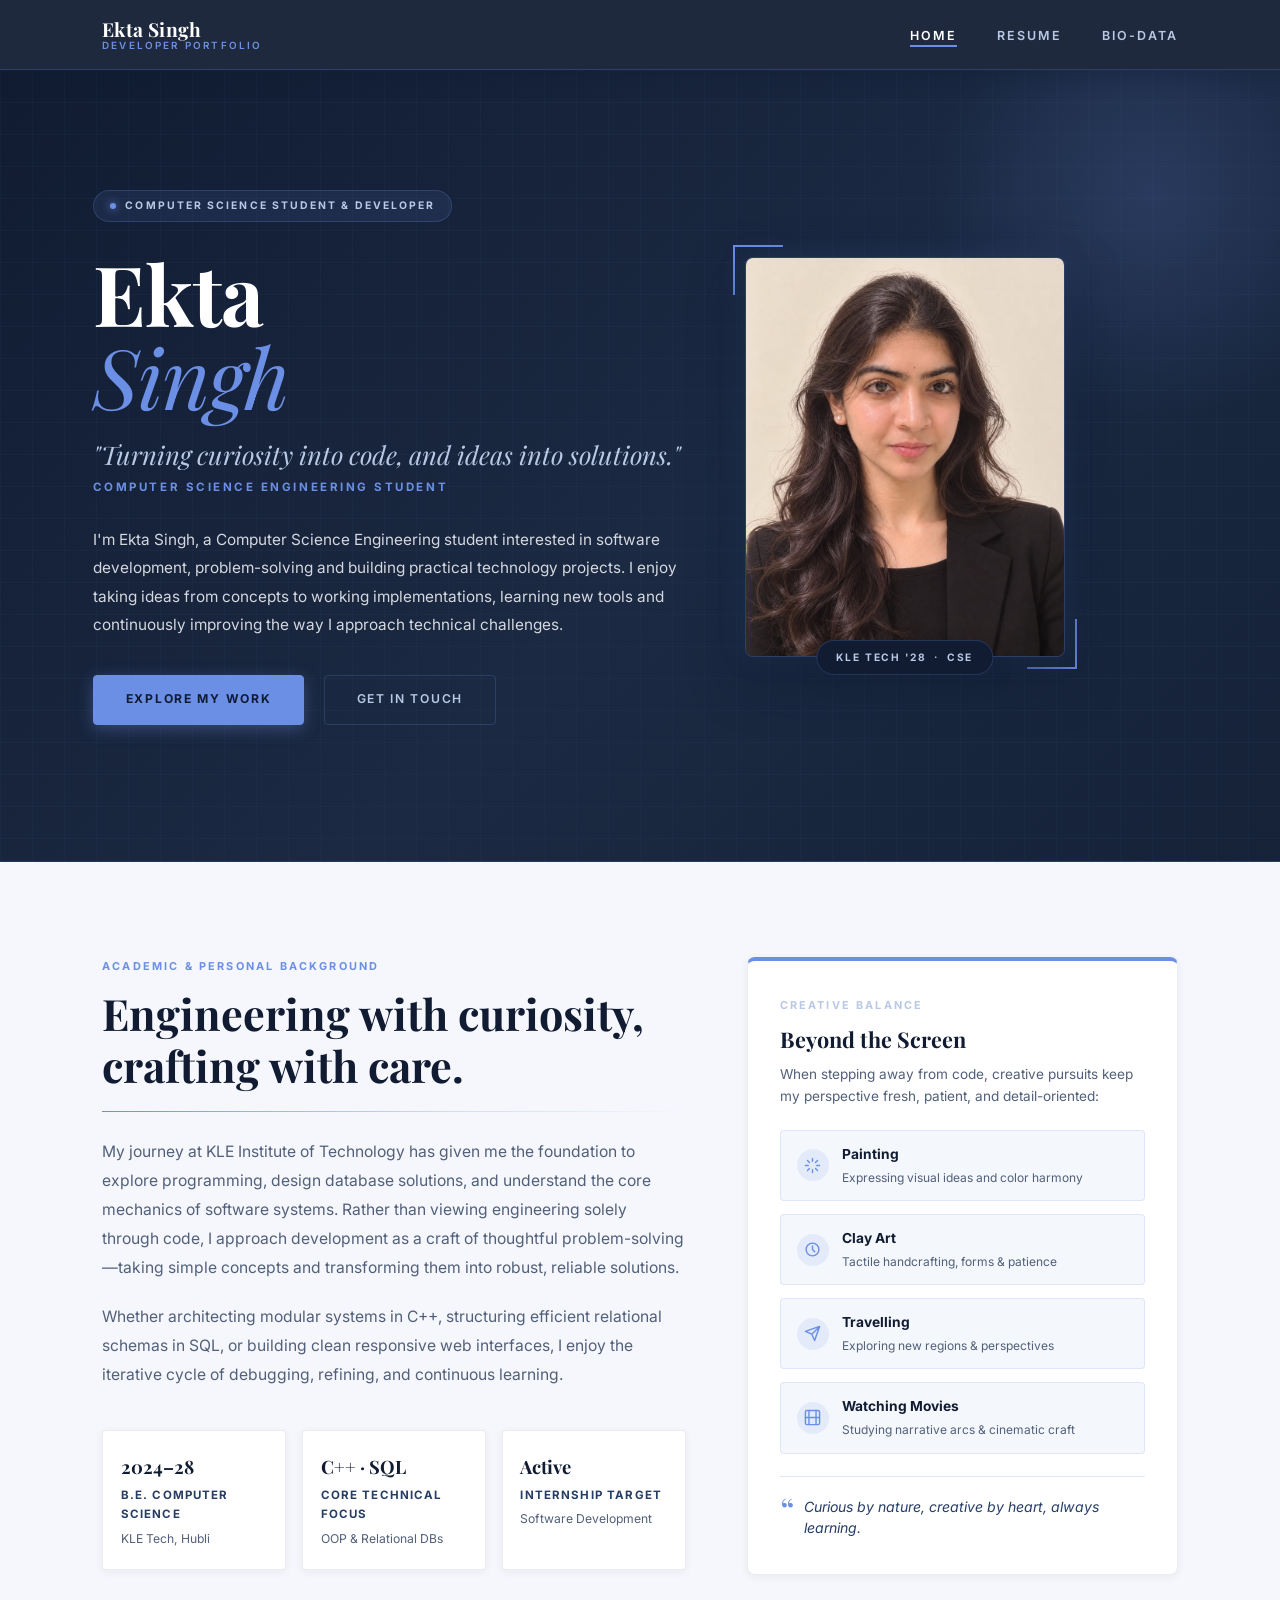
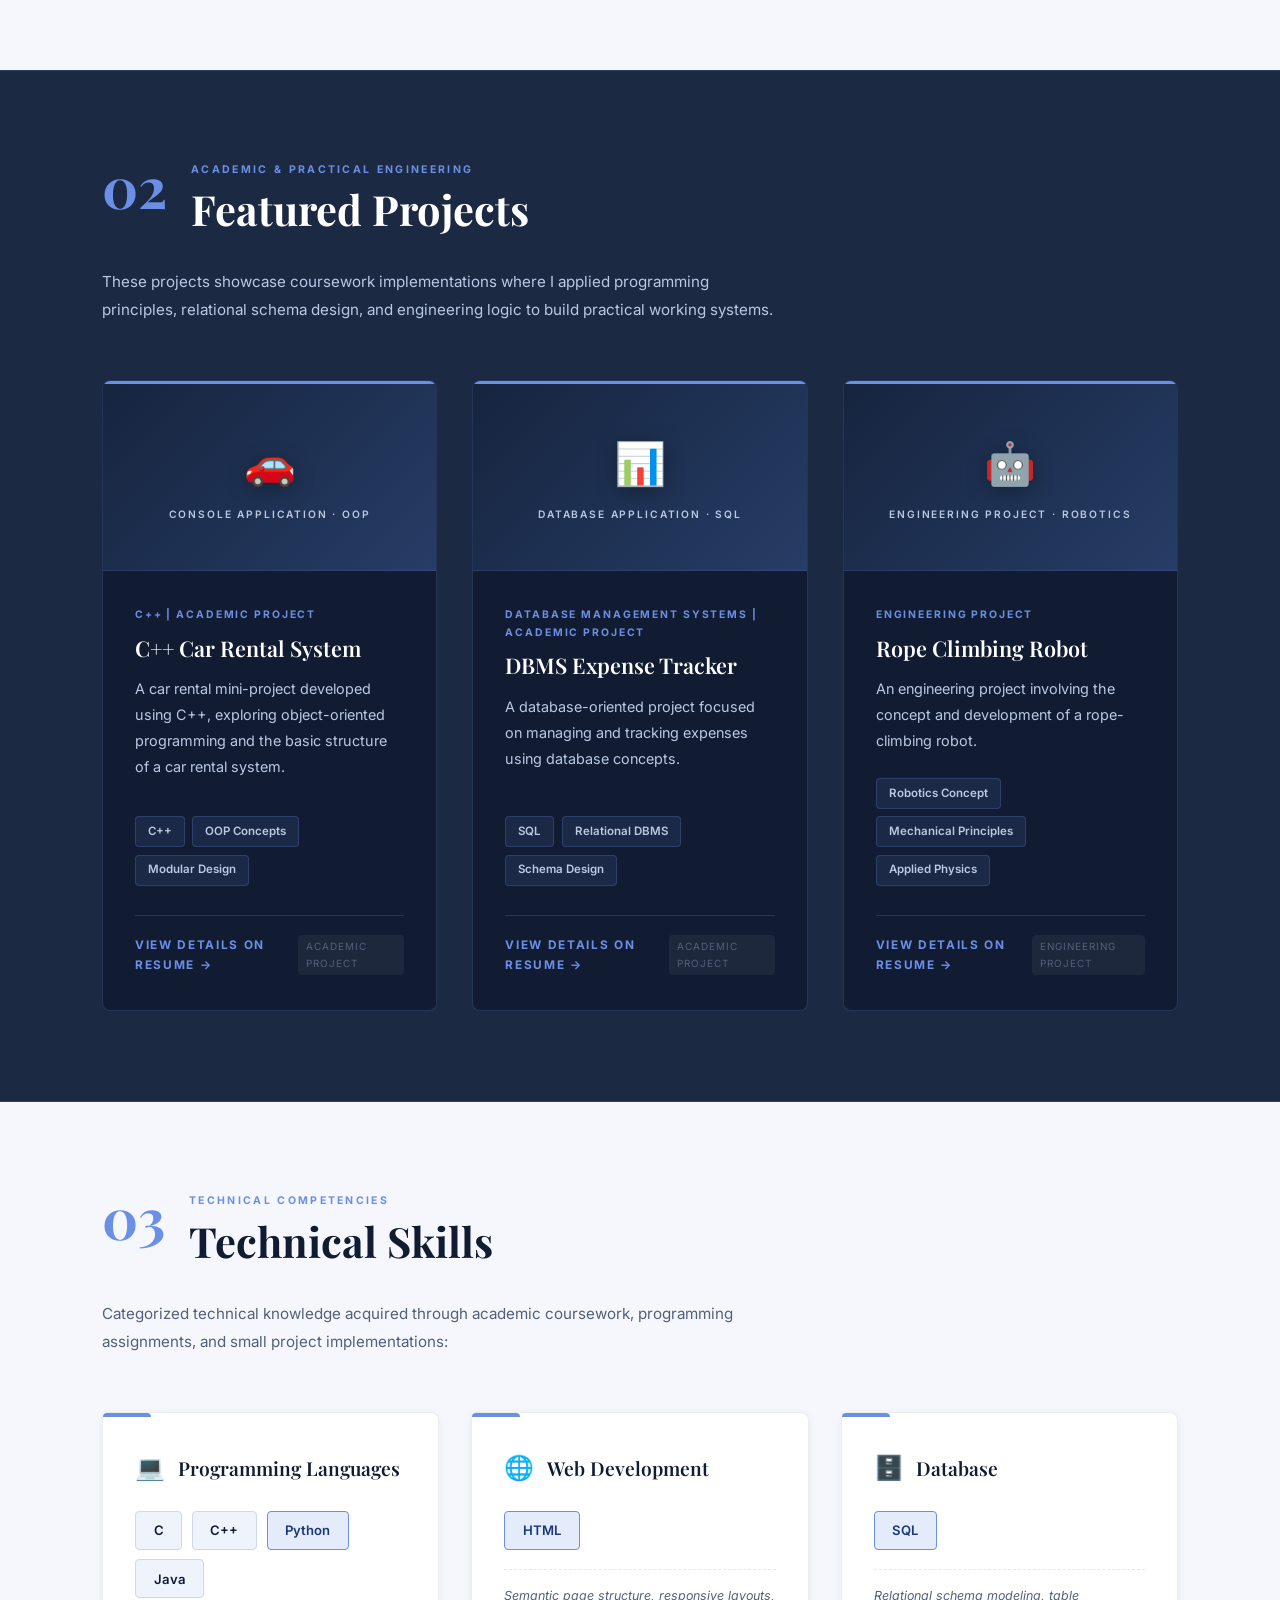
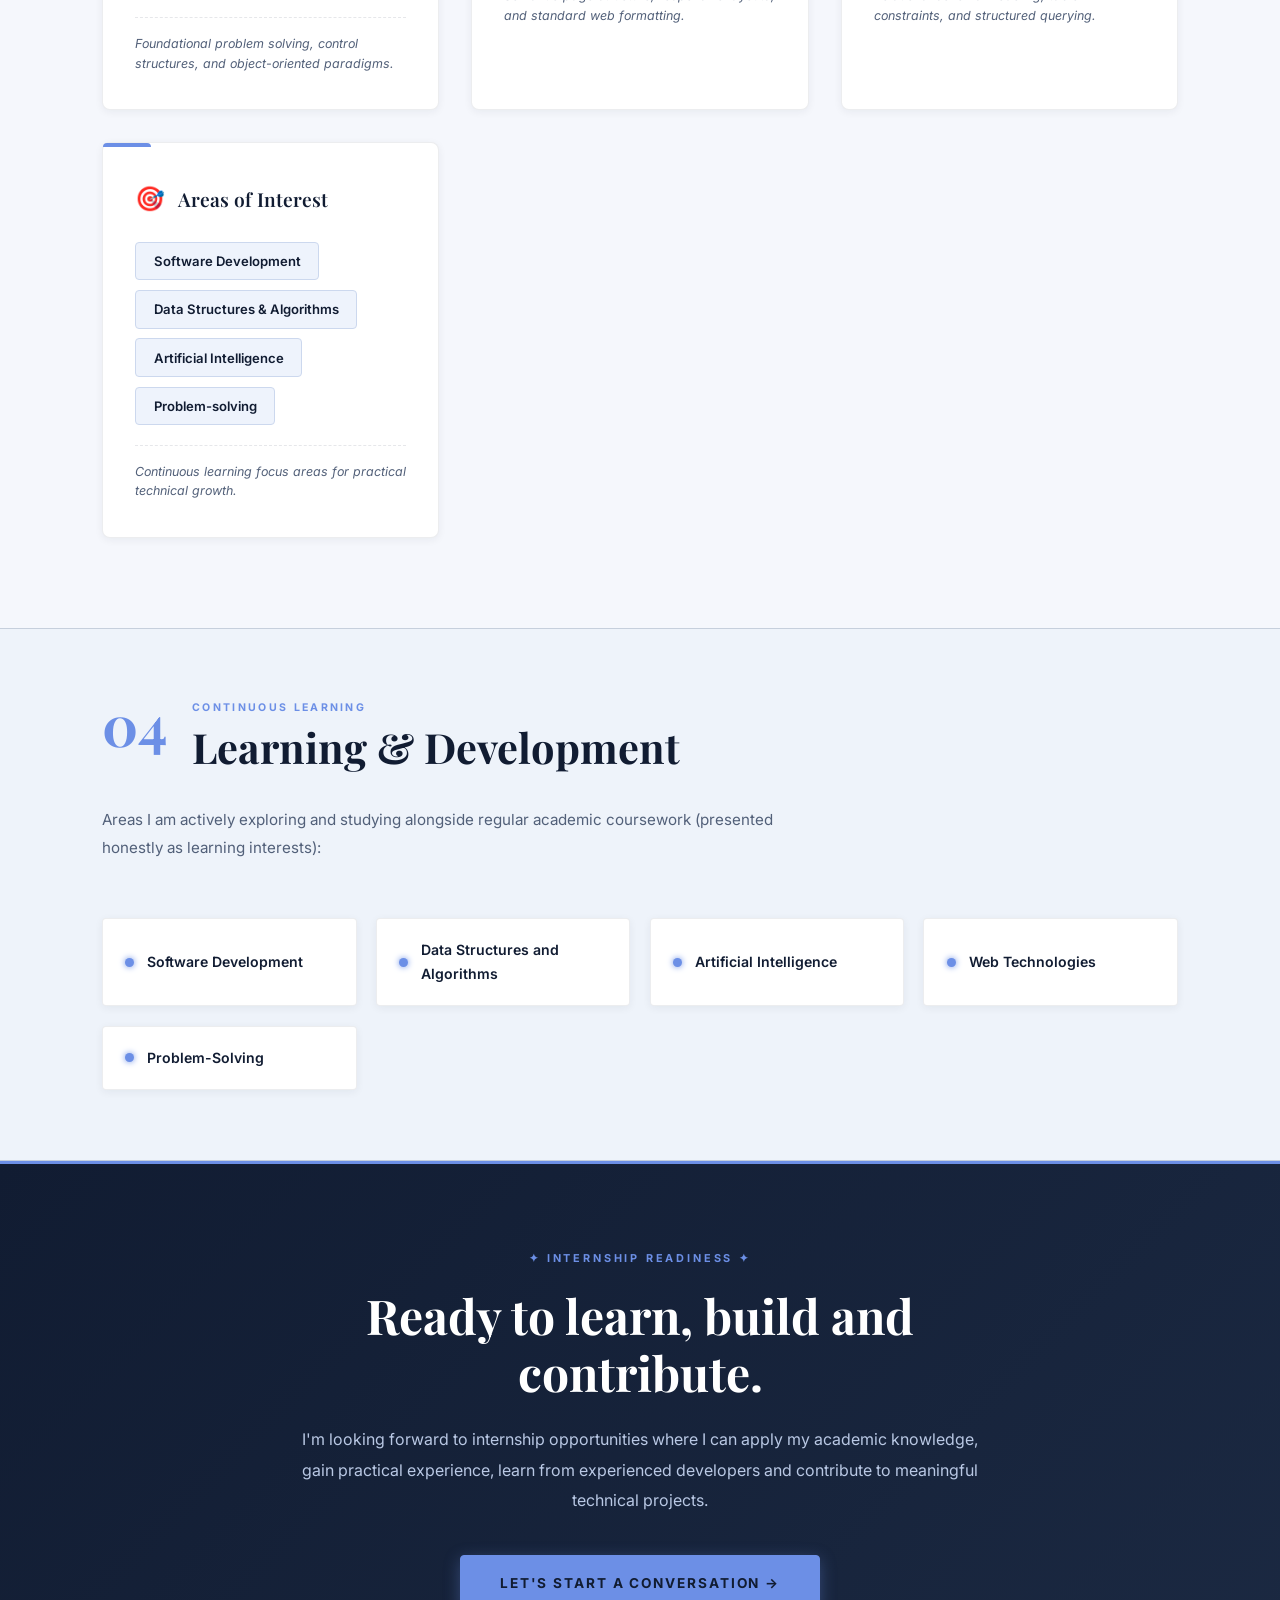
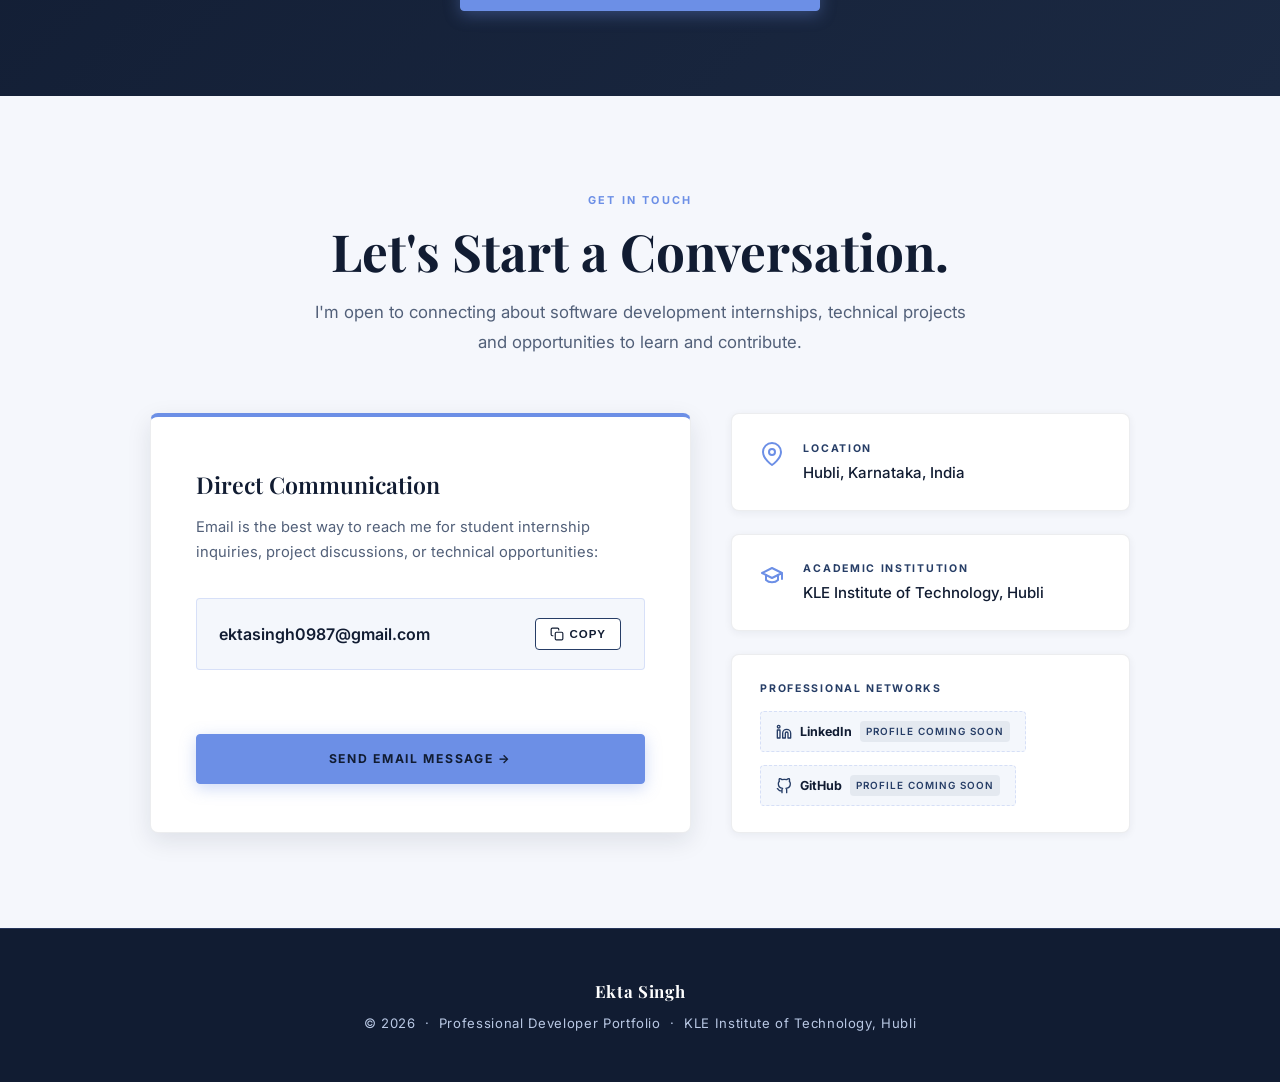
<file: index.html>
<!DOCTYPE html>
<!--
  EKTA SINGH – Professional Developer Portfolio
  Theme: Midnight Blue
  Home Page: index.html
  KLE Institute of Technology, Hubli
-->
<html lang="en">
<head>
  <meta charset="UTF-8" />
  <meta name="viewport" content="width=device-width, initial-scale=1.0" />
  <meta name="description" content="Ekta Singh – Computer Science Engineering Student & Aspiring Software Developer. Developer portfolio, academic projects, technical skills, and internship profile." />
  <title>Ekta Singh – Professional Developer Portfolio</title>

  <!-- Google Fonts -->
  <link rel="preconnect" href="https://fonts.googleapis.com" />
  <link rel="preconnect" href="https://fonts.gstatic.com" crossorigin />
  <link href="https://fonts.googleapis.com/css2?family=Playfair+Display:ital,wght@0,400;0,600;0,700;1,400;1,600&family=Inter:wght@300;400;500;600;700&family=Lora:ital,wght@0,400;1,400&display=swap" rel="stylesheet" />

  <!-- External Stylesheet (Midnight Blue Theme) -->
  <link rel="stylesheet" href="style.css" />
</head>
<body>

  <!-- ══════════════════════════════════════════════════════
       SITE NAVIGATION (MIDNIGHT NAVY BAR)
       ═════════════════════════════════════════════════════ -->
  <nav class="site-nav" role="navigation" aria-label="Main Navigation">
    <div class="site-nav__inner">

      <!-- Brand Identity -->
      <a href="index.html" class="site-nav__brand" aria-label="Ekta Singh Portfolio">
        <span class="site-nav__brand-name">Ekta Singh</span>
        <span class="site-nav__brand-sub">Developer Portfolio</span>
      </a>

      <!-- Mobile Navigation Toggle -->
      <button class="nav-toggle" id="nav-toggle" aria-label="Toggle navigation" aria-expanded="false">
        <span></span>
        <span></span>
        <span></span>
      </button>

      <!-- Navigation Links -->
      <ul class="site-nav__links" id="nav-links" role="list">
        <li><a href="index.html" class="active">Home</a></li>
        <li><a href="resume.html">Resume</a></li>
        <li><a href="biodata.html">Bio-data</a></li>
      </ul>
    </div>
  </nav>

  <!-- ══════════════════════════════════════════════════════
       MAIN CONTENT
       ═════════════════════════════════════════════════════ -->
  <main>

    <!-- ── 1. HERO SECTION ─────────────────────────────── -->
    <section class="hero" aria-label="Introduction">

      <!-- Left Column: Professional Presentation -->
      <div class="hero__text">
        <span class="hero__intro-label">Computer Science Student &amp; Developer</span>

        <!-- Display Name -->
        <h1 class="hero__name">
          Ekta<br /><em>Singh</em>
        </h1>

        <!-- Headline & Subtitle -->
        <p class="hero__tagline">"Turning curiosity into code, and ideas into solutions."</p>
        <p class="hero__subtitle">Computer Science Engineering Student</p>

        <!-- Professional Introduction -->
        <p class="hero__para">
          I'm Ekta Singh, a Computer Science Engineering student interested in software development, problem-solving and building practical technology projects. I enjoy taking ideas from concepts to working implementations, learning new tools and continuously improving the way I approach technical challenges.
        </p>

        <!-- Hero Actions -->
        <div class="hero__buttons">
          <a href="#projects" class="btn btn--filled">Explore My Work</a>
          <a href="#contact" class="btn btn--outline">Get in Touch</a>
        </div>
      </div>

      <!-- Right Column: Asymmetrical Editorial Photo Area -->
      <div class="hero__photo-area" aria-label="Portrait photo presentation">
        <div class="hero__photo-wrapper">

          <!-- Decorative Geometric Corner Accents -->
          <div class="hero__photo-corner" aria-hidden="true"></div>
          <div class="hero__photo-corner hero__photo-corner--br" aria-hidden="true"></div>

          <!-- Portrait Frame (Single Large Home Photograph) -->
          <div class="hero__photo-frame">
            <img src="PROFILE.JPG"
                 alt="Ekta Singh – Portrait Photograph"
                 class="hero__photo-img"
                 onerror="this.onerror=null; this.src='images/placeholder.svg';" />
          </div>

          <!-- Professional Status Badge -->
          <div class="hero__photo-badge">
            KLE Tech '28 &nbsp;·&nbsp; CSE
          </div>

        </div>
      </div>

    </section><!-- /.hero -->


    <!-- ── 2. ABOUT ME SECTION (EDITORIAL RESTRUCTURED LAYOUT) ─── -->
    <section class="about-section" id="about" aria-labelledby="about-heading">
      <div class="container">

        <div class="about-editorial-wrap">

          <!-- Left Column: Academic & Technical Perspective -->
          <div class="about-main-col">
            <p class="label about-eyebrow">Academic &amp; Personal Background</p>
            <h2 class="about-title" id="about-heading">
              Engineering with curiosity, crafting with care.
            </h2>
            <div class="about-divider" aria-hidden="true"></div>

            <p class="about-narrative-p">
              My journey at KLE Institute of Technology has given me the foundation to explore programming, design database solutions, and understand the core mechanics of software systems. Rather than viewing engineering solely through code, I approach development as a craft of thoughtful problem-solving—taking simple concepts and transforming them into robust, reliable solutions.
            </p>
            <p class="about-narrative-p">
              Whether architecting modular systems in C++, structuring efficient relational schemas in SQL, or building clean responsive web interfaces, I enjoy the iterative cycle of debugging, refining, and continuous learning.
            </p>

            <!-- Quick Academic & Goal Snapshot Cards -->
            <div class="about-stats-grid">
              <div class="about-stat-item">
                <span class="about-stat-num">2024–28</span>
                <span class="about-stat-label">B.E. Computer Science</span>
                <span class="about-stat-detail">KLE Tech, Hubli</span>
              </div>
              <div class="about-stat-item">
                <span class="about-stat-num">C++ · SQL</span>
                <span class="about-stat-label">Core Technical Focus</span>
                <span class="about-stat-detail">OOP &amp; Relational DBs</span>
              </div>
              <div class="about-stat-item">
                <span class="about-stat-num">Active</span>
                <span class="about-stat-label">Internship Target</span>
                <span class="about-stat-detail">Software Development</span>
              </div>
            </div>
          </div>

          <!-- Right Column: Creative Balance & Beyond The Screen -->
          <div class="about-side-col">
            <div class="beyond-screen-card">
              <div class="beyond-screen-card__header">
                <span class="label label--ice">Creative Balance</span>
                <h3 class="beyond-screen-card__title">Beyond the Screen</h3>
                <p class="beyond-screen-card__subtitle">
                  When stepping away from code, creative pursuits keep my perspective fresh, patient, and detail-oriented:
                </p>
              </div>

              <div class="beyond-screen-list">
                <!-- Painting -->
                <div class="beyond-item">
                  <div class="beyond-item__icon-wrap" aria-hidden="true">
                    <svg class="beyond-item-icon" viewBox="0 0 24 24" fill="none" stroke="currentColor" stroke-width="2" stroke-linecap="round" stroke-linejoin="round">
                      <path d="M12 2v4M12 18v4M4.93 4.93l2.83 2.83M16.24 16.24l2.83 2.83M2 12h4M18 12h4M4.93 19.07l2.83-2.83M16.24 7.76l2.83-2.83"/>
                    </svg>
                  </div>
                  <div class="beyond-item__text">
                    <strong>Painting</strong>
                    <span>Expressing visual ideas and color harmony</span>
                  </div>
                </div>

                <!-- Clay Art -->
                <div class="beyond-item">
                  <div class="beyond-item__icon-wrap" aria-hidden="true">
                    <svg class="beyond-item-icon" viewBox="0 0 24 24" fill="none" stroke="currentColor" stroke-width="2" stroke-linecap="round" stroke-linejoin="round">
                      <path d="M12 3a9 9 0 0 0-9 9c0 4.97 4.03 9 9 9s9-4.03 9-9a9 9 0 0 0-9-9z"/>
                      <path d="M12 7v5l3 3"/>
                    </svg>
                  </div>
                  <div class="beyond-item__text">
                    <strong>Clay Art</strong>
                    <span>Tactile handcrafting, forms &amp; patience</span>
                  </div>
                </div>

                <!-- Travelling -->
                <div class="beyond-item">
                  <div class="beyond-item__icon-wrap" aria-hidden="true">
                    <svg class="beyond-item-icon" viewBox="0 0 24 24" fill="none" stroke="currentColor" stroke-width="2" stroke-linecap="round" stroke-linejoin="round">
                      <path d="M22 2L11 13M22 2l-7 20-4-9-9-4 20-7z"/>
                    </svg>
                  </div>
                  <div class="beyond-item__text">
                    <strong>Travelling</strong>
                    <span>Exploring new regions &amp; perspectives</span>
                  </div>
                </div>

                <!-- Watching Movies -->
                <div class="beyond-item">
                  <div class="beyond-item__icon-wrap" aria-hidden="true">
                    <svg class="beyond-item-icon" viewBox="0 0 24 24" fill="none" stroke="currentColor" stroke-width="2" stroke-linecap="round" stroke-linejoin="round">
                      <rect x="2" y="2" width="20" height="20" rx="2.18" ry="2.18"/>
                      <line x1="7" y1="2" x2="7" y2="22"/>
                      <line x1="17" y1="2" x2="17" y2="22"/>
                      <line x1="2" y1="12" x2="22" y2="12"/>
                    </svg>
                  </div>
                  <div class="beyond-item__text">
                    <strong>Watching Movies</strong>
                    <span>Studying narrative arcs &amp; cinematic craft</span>
                  </div>
                </div>
              </div>

              <!-- Personal Philosophy Quote Callout -->
              <div class="beyond-quote-callout">
                <span class="beyond-quote-mark" aria-hidden="true">&ldquo;</span>
                <p>Curious by nature, creative by heart, always learning.</p>
              </div>
            </div>
          </div>

        </div><!-- /.about-editorial-wrap -->

      </div><!-- /.container -->
    </section><!-- /.about-section -->


    <!-- ── 3. FEATURED PROJECTS SECTION (DARK BLUE SHOWCASE) ── -->
    <section class="portfolio-projects-section" id="projects" aria-labelledby="projects-heading">
      <div class="container">

        <div class="section-header">
          <span class="section-header__num" aria-hidden="true">02</span>
          <div class="section-header__text">
            <p class="section-header__label">Academic &amp; Practical Engineering</p>
            <h2 class="section-header__title" id="projects-heading">Featured Projects</h2>
          </div>
        </div>

        <p class="section-intro-text">
          These projects showcase coursework implementations where I applied programming principles, relational schema design, and engineering logic to build practical working systems.
        </p>

        <!-- Project Cards Grid -->
        <div class="portfolio-projects-grid">

          <!-- Project 01: C++ Car Rental System -->
          <article class="portfolio-card">
            <div class="portfolio-card__preview" aria-hidden="true">
              <span class="portfolio-card__icon">🚗</span>
              <span class="portfolio-card__preview-label">Console Application · OOP</span>
            </div>
            <div class="portfolio-card__body">
              <span class="portfolio-card__category">C++ | Academic Project</span>
              <h3 class="portfolio-card__title">C++ Car Rental System</h3>
              <p class="portfolio-card__desc">
                A car rental mini-project developed using C++, exploring object-oriented programming and the basic structure of a car rental system.
              </p>
              <div class="portfolio-card__tech">
                <span class="tech-tag">C++</span>
                <span class="tech-tag">OOP Concepts</span>
                <span class="tech-tag">Modular Design</span>
              </div>
              <div class="portfolio-card__actions">
                <a href="resume.html#projects" class="portfolio-card__link">
                  View Details on Resume →
                </a>
                <span class="portfolio-card__repo-pill">Academic Project</span>
              </div>
            </div>
          </article>

          <!-- Project 02: DBMS Expense Tracker -->
          <article class="portfolio-card">
            <div class="portfolio-card__preview" aria-hidden="true">
              <span class="portfolio-card__icon">📊</span>
              <span class="portfolio-card__preview-label">Database Application · SQL</span>
            </div>
            <div class="portfolio-card__body">
              <span class="portfolio-card__category">Database Management Systems | Academic Project</span>
              <h3 class="portfolio-card__title">DBMS Expense Tracker</h3>
              <p class="portfolio-card__desc">
                A database-oriented project focused on managing and tracking expenses using database concepts.
              </p>
              <div class="portfolio-card__tech">
                <span class="tech-tag">SQL</span>
                <span class="tech-tag">Relational DBMS</span>
                <span class="tech-tag">Schema Design</span>
              </div>
              <div class="portfolio-card__actions">
                <a href="resume.html#projects" class="portfolio-card__link">
                  View Details on Resume →
                </a>
                <span class="portfolio-card__repo-pill">Academic Project</span>
              </div>
            </div>
          </article>

          <!-- Project 03: Rope Climbing Robot -->
          <article class="portfolio-card">
            <div class="portfolio-card__preview" aria-hidden="true">
              <span class="portfolio-card__icon">🤖</span>
              <span class="portfolio-card__preview-label">Engineering Project · Robotics</span>
            </div>
            <div class="portfolio-card__body">
              <span class="portfolio-card__category">Engineering Project</span>
              <h3 class="portfolio-card__title">Rope Climbing Robot</h3>
              <p class="portfolio-card__desc">
                An engineering project involving the concept and development of a rope-climbing robot.
              </p>
              <div class="portfolio-card__tech">
                <span class="tech-tag">Robotics Concept</span>
                <span class="tech-tag">Mechanical Principles</span>
                <span class="tech-tag">Applied Physics</span>
              </div>
              <div class="portfolio-card__actions">
                <a href="resume.html#projects" class="portfolio-card__link">
                  View Details on Resume →
                </a>
                <span class="portfolio-card__repo-pill">Engineering Project</span>
              </div>
            </div>
          </article>

        </div><!-- /.portfolio-projects-grid -->

      </div><!-- /.container -->
    </section><!-- /#projects -->


    <!-- ── 4. TECHNICAL SKILLS SECTION (OFF-WHITE CONTRAST) ── -->
    <section class="skills-section" id="skills" aria-labelledby="skills-heading">
      <div class="container">

        <div class="section-header">
          <span class="section-header__num" aria-hidden="true">03</span>
          <div class="section-header__text">
            <p class="section-header__label">Technical Competencies</p>
            <h2 class="section-header__title section-header__title--dark" id="skills-heading">Technical Skills</h2>
          </div>
        </div>

        <p class="section-intro-text section-intro-text--dark">
          Categorized technical knowledge acquired through academic coursework, programming assignments, and small project implementations:
        </p>

        <!-- Categorized Skills Grid -->
        <div class="skills-categories-grid">

          <!-- Category 1: Programming Languages -->
          <div class="skills-category-card">
            <div class="skills-category-card__header">
              <span class="skills-category-card__icon" aria-hidden="true">💻</span>
              <h3 class="skills-category-card__title">Programming Languages</h3>
            </div>
            <div class="skills-category-card__tags">
              <span class="skill-tag">C</span>
              <span class="skill-tag">C++</span>
              <span class="skill-tag skill-tag--accent">Python</span>
              <span class="skill-tag">Java</span>
            </div>
            <p class="skills-category-card__note">
              Foundational problem solving, control structures, and object-oriented paradigms.
            </p>
          </div>

          <!-- Category 2: Web Development -->
          <div class="skills-category-card">
            <div class="skills-category-card__header">
              <span class="skills-category-card__icon" aria-hidden="true">🌐</span>
              <h3 class="skills-category-card__title">Web Development</h3>
            </div>
            <div class="skills-category-card__tags">
              <span class="skill-tag skill-tag--accent">HTML</span>
            </div>
            <p class="skills-category-card__note">
              Semantic page structure, responsive layouts, and standard web formatting.
            </p>
          </div>

          <!-- Category 3: Database -->
          <div class="skills-category-card">
            <div class="skills-category-card__header">
              <span class="skills-category-card__icon" aria-hidden="true">🗄️</span>
              <h3 class="skills-category-card__title">Database</h3>
            </div>
            <div class="skills-category-card__tags">
              <span class="skill-tag skill-tag--accent">SQL</span>
            </div>
            <p class="skills-category-card__note">
              Relational schema modeling, table constraints, and structured querying.
            </p>
          </div>

          <!-- Category 4: Areas of Interest -->
          <div class="skills-category-card">
            <div class="skills-category-card__header">
              <span class="skills-category-card__icon" aria-hidden="true">🎯</span>
              <h3 class="skills-category-card__title">Areas of Interest</h3>
            </div>
            <div class="skills-category-card__tags">
              <span class="skill-tag">Software Development</span>
              <span class="skill-tag">Data Structures &amp; Algorithms</span>
              <span class="skill-tag">Artificial Intelligence</span>
              <span class="skill-tag">Problem-solving</span>
            </div>
            <p class="skills-category-card__note">
              Continuous learning focus areas for practical technical growth.
            </p>
          </div>

        </div><!-- /.skills-categories-grid -->

      </div><!-- /.container -->
    </section><!-- /#skills -->


    <!-- ── 5. LEARNING AND DEVELOPMENT SECTION ─────────── -->
    <section class="learning-section" aria-labelledby="learning-heading">
      <div class="container">

        <div class="section-header">
          <span class="section-header__num" aria-hidden="true">04</span>
          <div class="section-header__text">
            <p class="section-header__label">Continuous Learning</p>
            <h2 class="section-header__title section-header__title--dark" id="learning-heading">Learning &amp; Development</h2>
          </div>
        </div>

        <p class="section-intro-text section-intro-text--dark">
          Areas I am actively exploring and studying alongside regular academic coursework (presented honestly as learning interests):
        </p>

        <!-- Learning Chips Grid -->
        <div class="learning-chips-grid">
          <div class="learning-chip">
            <span class="learning-chip__dot" aria-hidden="true"></span>
            <span class="learning-chip__text">Software Development</span>
          </div>
          <div class="learning-chip">
            <span class="learning-chip__dot" aria-hidden="true"></span>
            <span class="learning-chip__text">Data Structures and Algorithms</span>
          </div>
          <div class="learning-chip">
            <span class="learning-chip__dot" aria-hidden="true"></span>
            <span class="learning-chip__text">Artificial Intelligence</span>
          </div>
          <div class="learning-chip">
            <span class="learning-chip__dot" aria-hidden="true"></span>
            <span class="learning-chip__text">Web Technologies</span>
          </div>
          <div class="learning-chip">
            <span class="learning-chip__dot" aria-hidden="true"></span>
            <span class="learning-chip__text">Problem-Solving</span>
          </div>
        </div>

      </div><!-- /.container -->
    </section><!-- /.learning-section -->


    <!-- ── 6. INTERNSHIP READINESS CALLOUT ─────────────── -->
    <section class="internship-banner" aria-labelledby="internship-heading">
      <div class="container">

        <h2 class="internship-banner__title" id="internship-heading">
          Ready to learn, build and contribute.
        </h2>

        <p class="internship-banner__para">
          I'm looking forward to internship opportunities where I can apply my academic knowledge, gain practical experience, learn from experienced developers and contribute to meaningful technical projects.
        </p>

        <a href="#contact" class="btn btn--filled" style="font-size: 0.85rem; padding: 0.95rem 2.4rem;">
          Let's Start a Conversation →
        </a>

      </div><!-- /.container -->
    </section><!-- /.internship-banner -->


    <!-- ── 7. CONTACT SECTION (REDESIGNED PROFESSIONAL EXPERIENCE) ── -->
    <section class="contact-section" id="contact" aria-labelledby="contact-heading">
      <div class="container">

        <div class="contact-wrap">

          <!-- Section Header -->
          <div class="contact-header">
            <p class="label contact-header__eyebrow">Get In Touch</p>
            <h2 class="contact-header__title" id="contact-heading">
              Let's Start a Conversation.
            </h2>
            <p class="contact-header__desc">
              I'm open to connecting about software development internships, technical projects and opportunities to learn and contribute.
            </p>
          </div>

          <!-- Contact Grid -->
          <div class="contact-grid">

            <!-- Primary Contact & Email Card -->
            <div class="contact-primary-card">
              <div>
                <h3 class="contact-primary-card__headline">Direct Communication</h3>
                <p class="contact-primary-card__text">
                  Email is the best way to reach me for student internship inquiries, project discussions, or technical opportunities:
                </p>

                <!-- Interactive Email Display with Copy Action -->
                <div class="contact-email-display">
                  <span class="contact-email-text" id="target-email">ektasingh0987@gmail.com</span>
                  <button type="button" class="copy-email-btn" id="copy-email-trigger" aria-label="Copy email address to clipboard">
                    <svg width="14" height="14" viewBox="0 0 24 24" fill="none" stroke="currentColor" stroke-width="2" stroke-linecap="round" stroke-linejoin="round" aria-hidden="true">
                      <rect x="9" y="9" width="13" height="13" rx="2" ry="2"></rect>
                      <path d="M5 15H4a2 2 0 0 1-2-2V4a2 2 0 0 1 2-2h9a2 2 0 0 1 2 2v1"></path>
                    </svg>
                    <span id="copy-btn-label">Copy</span>
                  </button>
                </div>
              </div>

              <!-- Action Buttons -->
              <div class="contact-primary-card__actions">
                <a href="mailto:ektasingh0987@gmail.com" class="btn btn--filled" style="flex: 1; text-align: center;">
                  Send Email Message →
                </a>
              </div>
            </div>

            <!-- Secondary Details Column -->
            <div class="contact-details-col">

              <!-- Location Detail -->
              <div class="contact-info-tile">
                <svg class="contact-tile-icon" viewBox="0 0 24 24" fill="none" stroke="currentColor" stroke-width="2" stroke-linecap="round" stroke-linejoin="round" aria-hidden="true">
                  <path d="M21 10c0 7-9 13-9 13s-9-6-9-13a9 9 0 0 1 18 0z"></path>
                  <circle cx="12" cy="10" r="3"></circle>
                </svg>
                <div>
                  <p class="contact-tile-label">Location</p>
                  <p class="contact-tile-value">Hubli, Karnataka, India</p>
                </div>
              </div>

              <!-- Education Detail -->
              <div class="contact-info-tile">
                <svg class="contact-tile-icon" viewBox="0 0 24 24" fill="none" stroke="currentColor" stroke-width="2" stroke-linecap="round" stroke-linejoin="round" aria-hidden="true">
                  <path d="M22 10v6M2 10l10-5 10 5-10 5z"></path>
                  <path d="M6 12v5c3 3 9 3 12 0v-5"></path>
                </svg>
                <div>
                  <p class="contact-tile-label">Academic Institution</p>
                  <p class="contact-tile-value">KLE Institute of Technology, Hubli</p>
                </div>
              </div>

              <!-- Professional Network Placeholders -->
              <div class="contact-networks-tile">
                <p class="contact-networks-label">Professional Networks</p>
                <div class="contact-networks-list">

                  <!-- LinkedIn Placeholder -->
                  <div class="contact-network-item">
                    <svg class="contact-network-icon" viewBox="0 0 24 24" fill="none" stroke="currentColor" stroke-width="2" stroke-linecap="round" stroke-linejoin="round" aria-hidden="true">
                      <path d="M16 8a6 6 0 0 1 6 6v7h-4v-7a2 2 0 0 0-2-2 2 2 0 0 0-2 2v7h-4v-7a6 6 0 0 1 6-6z"></path>
                      <rect x="2" y="9" width="4" height="12"></rect>
                      <circle cx="4" cy="4" r="2"></circle>
                    </svg>
                    <span><strong>LinkedIn</strong></span>
                    <span class="contact-network-badge">Profile coming soon</span>
                  </div>

                  <!-- GitHub Placeholder -->
                  <div class="contact-network-item">
                    <svg class="contact-network-icon" viewBox="0 0 24 24" fill="none" stroke="currentColor" stroke-width="2" stroke-linecap="round" stroke-linejoin="round" aria-hidden="true">
                      <path d="M9 19c-5 1.5-5-2.5-7-3m14 6v-3.87a3.37 3.37 0 0 0-.94-2.61c3.14-.35 6.44-1.54 6.44-7A5.44 5.44 0 0 0 20 4.77 5.07 5.07 0 0 0 19.91 1S18.73.65 16 2.48a13.38 13.38 0 0 0-7 0C6.27.65 5.09 1 5.09 1A5.07 5.07 0 0 0 5 4.77a5.44 5.44 0 0 0-1.5 3.78c0 5.42 3.3 6.61 6.44 7A3.37 3.37 0 0 0 9 18.13V22"></path>
                    </svg>
                    <span><strong>GitHub</strong></span>
                    <span class="contact-network-badge">Profile coming soon</span>
                  </div>

                </div>
              </div>

            </div><!-- /.contact-details-col -->

          </div><!-- /.contact-grid -->

        </div><!-- /.contact-wrap -->

      </div><!-- /.container -->
    </section><!-- /#contact -->

  </main><!-- /main -->


  <!-- ══════════════════════════════════════════════════════
       FOOTER (MIDNIGHT NAVY)
       ═════════════════════════════════════════════════════ -->
  <footer class="site-footer" role="contentinfo">
    <strong>Ekta Singh</strong>
    <br />
    <span style="display:inline-block; margin-top: 0.4rem;">
      &copy; <span id="footer-year"></span> &nbsp;·&nbsp;
      Professional Developer Portfolio &nbsp;·&nbsp;
      KLE Institute of Technology, Hubli
    </span>
  </footer>


  <!-- Back-to-top button -->
  <button id="back-to-top" aria-label="Back to top">↑</button>


  <!-- jQuery (CDN) -->
  <script src="https://code.jquery.com/jquery-3.7.1.min.js"
          integrity="sha256-/JqT3SQfawRcv/BIHPThkBvs0OEvtFFmqPF/lYI/Cxo="
          crossorigin="anonymous"></script>

  <!-- External JavaScript -->
  <script src="script.js"></script>

</body>
</html>
</file>
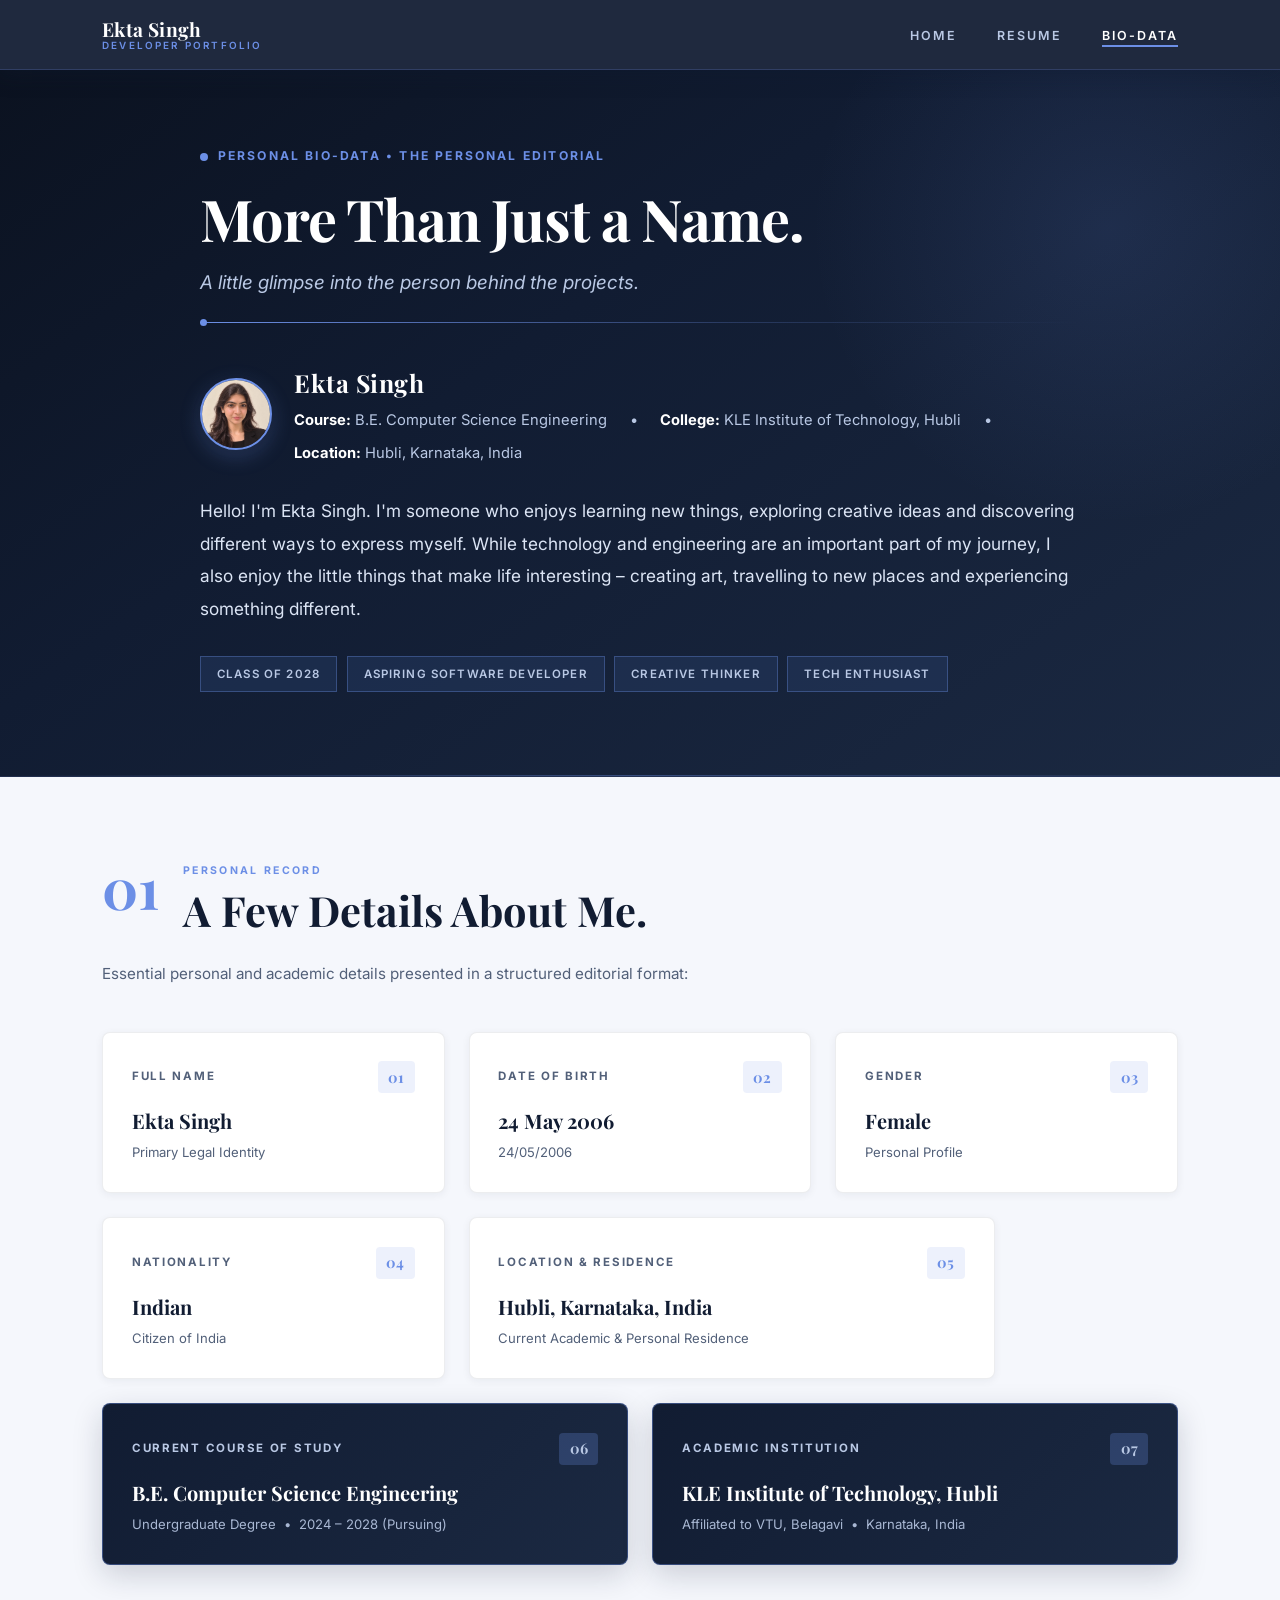
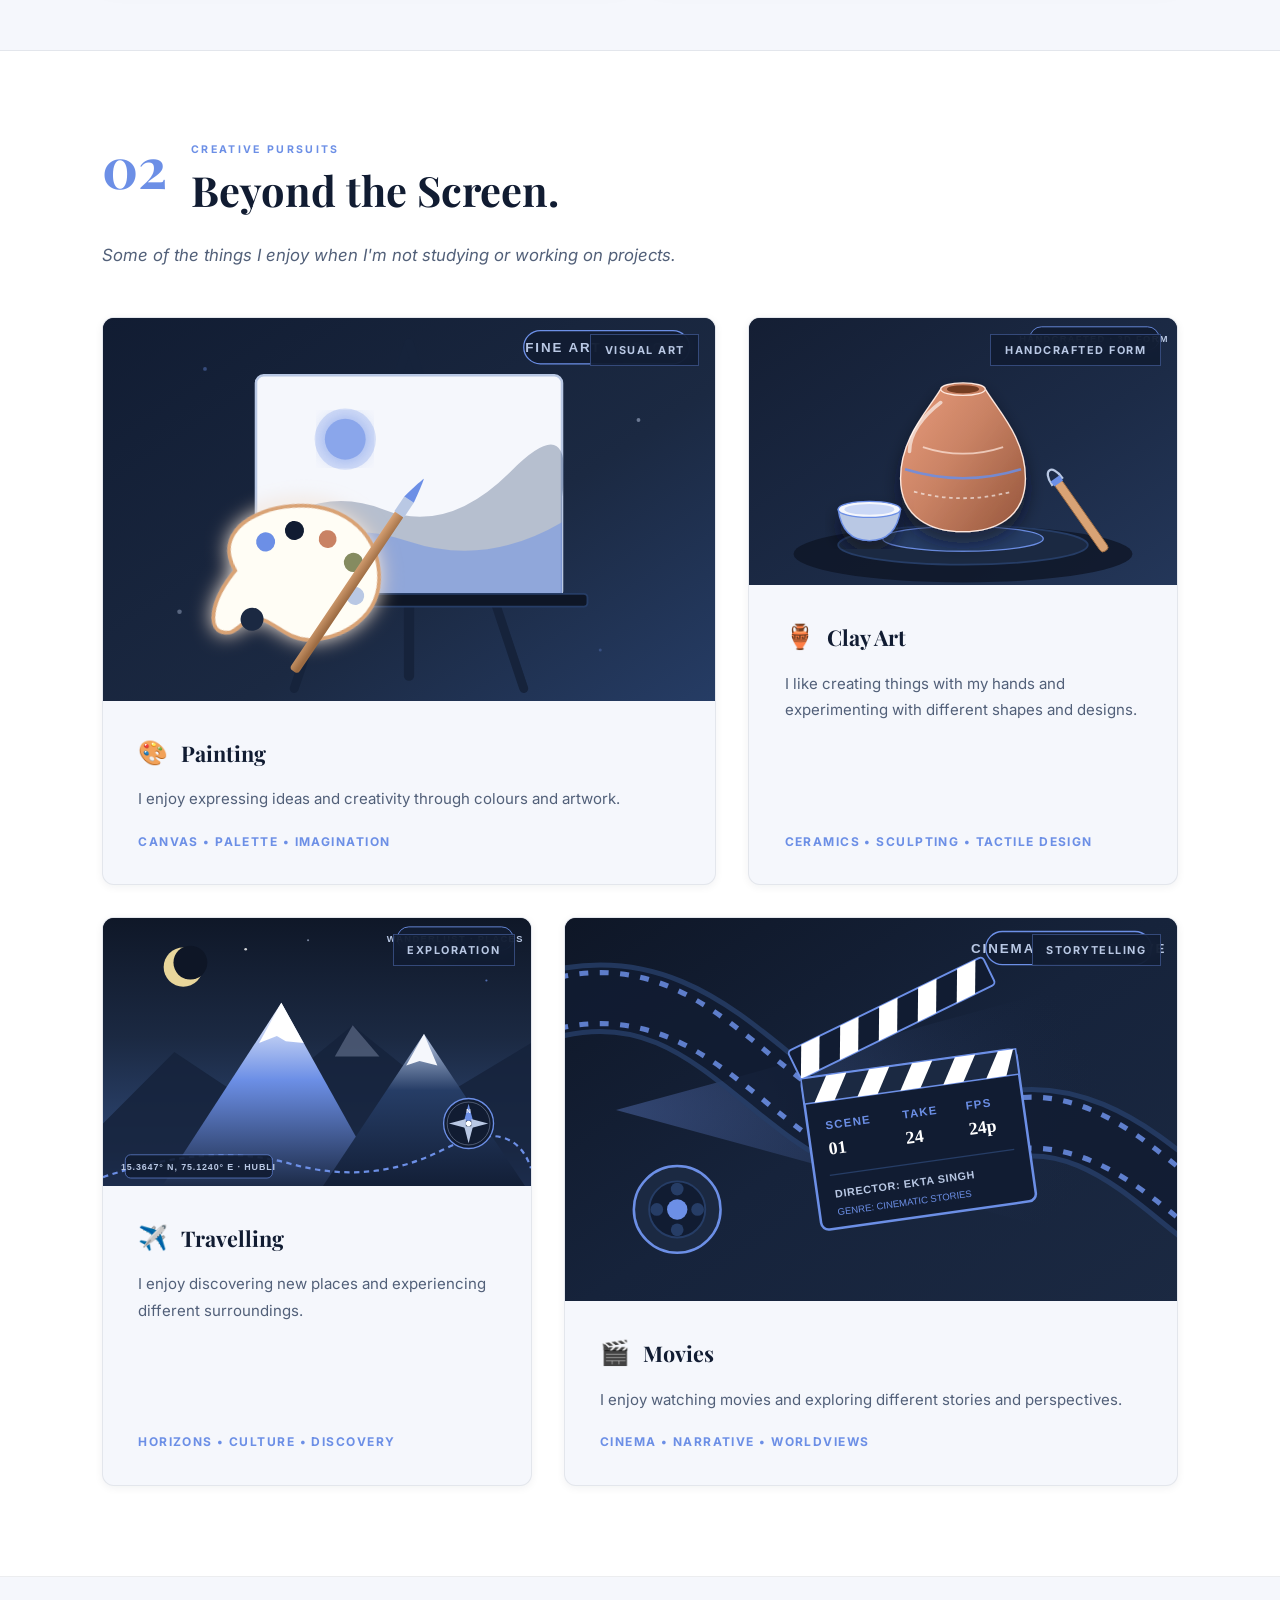
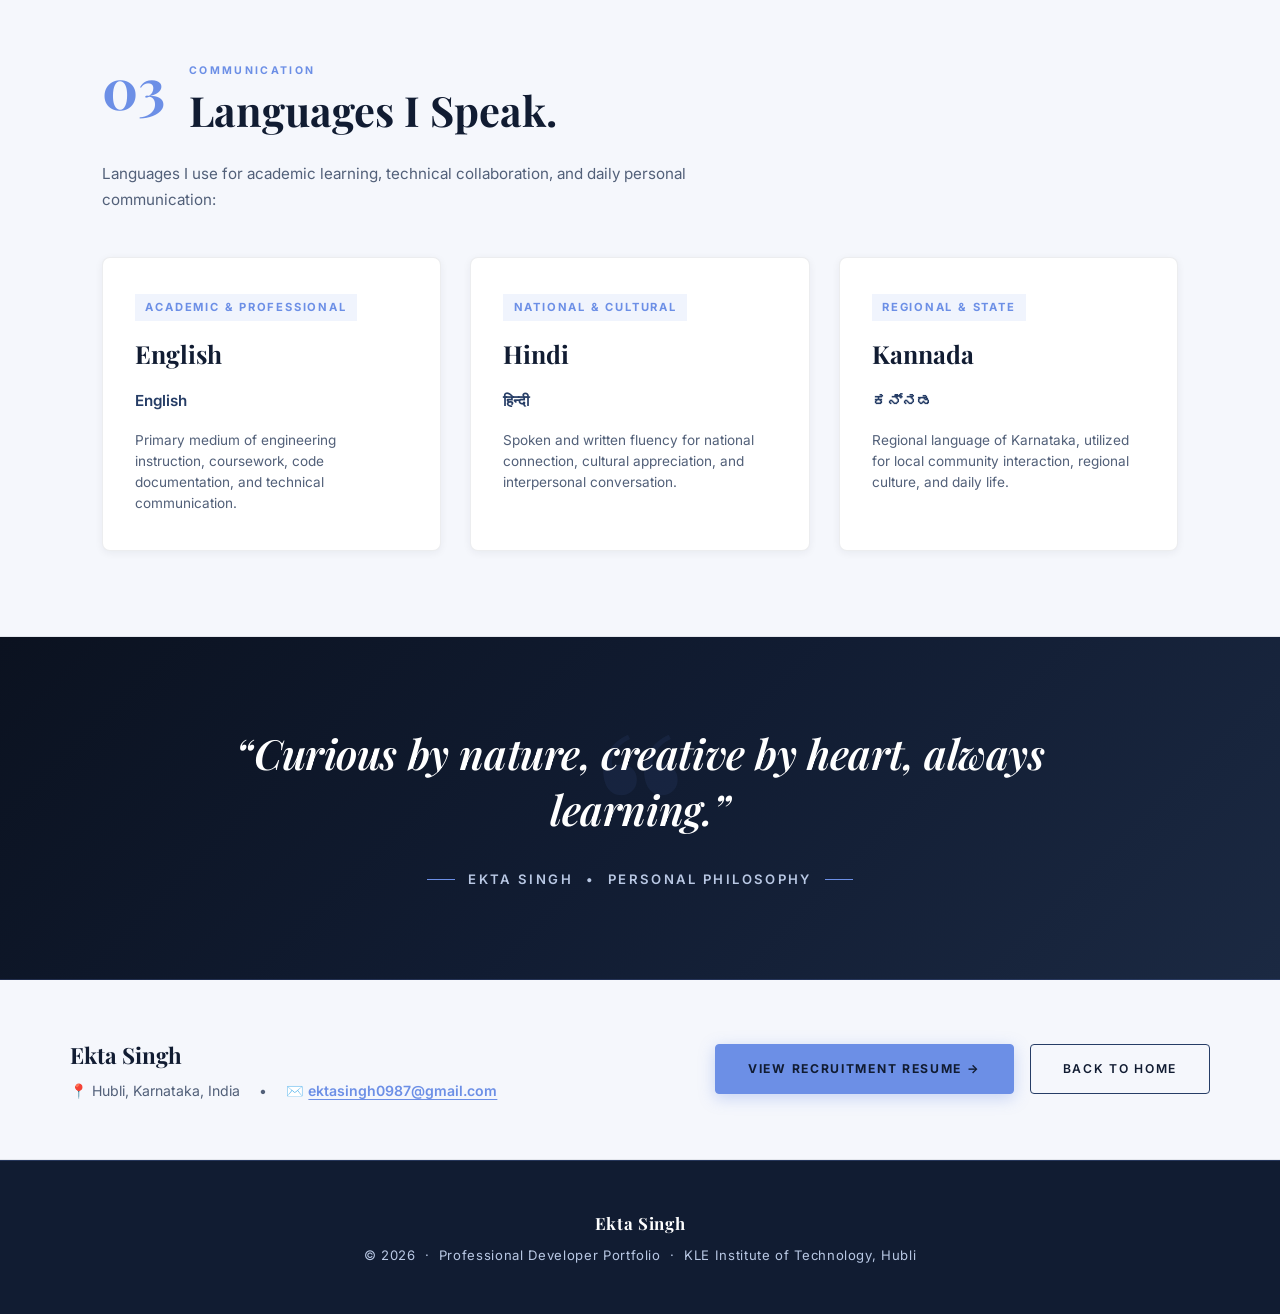
<file: biodata.html>
<!DOCTYPE html>
<!--
  EKTA SINGH – Professional Developer Portfolio & Personal Journal
  Theme: Midnight Blue (Midnight Edition)
  Page: Bio-data – The Personal Editorial (biodata.html)
  KLE Institute of Technology, Hubli
-->
<html lang="en">
<head>
  <meta charset="UTF-8" />
  <meta name="viewport" content="width=device-width, initial-scale=1.0" />
  <meta name="description" content="Ekta Singh – Personal Bio-data. A personal editorial profile showcasing background, creative pursuits, spoken languages, and personal philosophy." />
  <title>Bio-data – Ekta Singh | The Personal Editorial</title>

  <!-- Google Fonts -->
  <link rel="preconnect" href="https://fonts.googleapis.com" />
  <link rel="preconnect" href="https://fonts.gstatic.com" crossorigin />
  <link href="https://fonts.googleapis.com/css2?family=Playfair+Display:ital,wght@0,400;0,600;0,700;1,400;1,600&family=Inter:wght@300;400;500;600;700&family=Lora:ital,wght@0,400;1,400&display=swap" rel="stylesheet" />

  <!-- External Stylesheet (Midnight Blue Theme) -->
  <link rel="stylesheet" href="style.css" />
</head>
<body>

  <!-- ══════════════════════════════════════════════════════
       SITE NAVIGATION (MIDNIGHT NAVY BAR)
       ═════════════════════════════════════════════════════ -->
  <nav class="site-nav" role="navigation" aria-label="Main Navigation">
    <div class="site-nav__inner">

      <a href="index.html" class="site-nav__brand" aria-label="Ekta Singh Portfolio">
        <span class="site-nav__brand-name">Ekta Singh</span>
        <span class="site-nav__brand-sub">Developer Portfolio</span>
      </a>

      <button class="nav-toggle" id="nav-toggle" aria-label="Toggle navigation" aria-expanded="false">
        <span></span>
        <span></span>
        <span></span>
      </button>

      <ul class="site-nav__links" id="nav-links" role="list">
        <li><a href="index.html">Home</a></li>
        <li><a href="resume.html">Resume</a></li>
        <li><a href="biodata.html" class="active">Bio-data</a></li>
      </ul>
    </div>
  </nav>

  <!-- ══════════════════════════════════════════════════════
       MAIN CONTENT
       ═════════════════════════════════════════════════════ -->
  <main>

    <!-- ── 1. HERO SECTION – INTRODUCING ME (PHOTO-FREE EDITORIAL) ── -->
    <header class="editorial-hero editorial-hero--essay" aria-label="Personal Editorial Introduction">
      <div class="editorial-hero__inner editorial-hero__inner--essay">

        <!-- Editorial Identity & Personal Intro -->
        <div class="editorial-hero__content-side">
          <div class="editorial-eyebrow">
            <span style="display:inline-block; width:8px; height:8px; border-radius:50%; background:var(--cobalt-accent);"></span>
            <span>Personal Bio-data &bull; The Personal Editorial</span>
          </div>

          <h1 class="editorial-hero__title">More Than Just a Name.</h1>
          <p class="editorial-hero__subtitle">A little glimpse into the person behind the projects.</p>

          <div class="editorial-divider" aria-hidden="true"></div>

          <!-- Small Circular Profile Photograph beside Name -->
          <div class="biodata-identity-row">
            <div class="biodata-avatar-circle" aria-label="Ekta Singh profile portrait">
              <img src="PROFILE.JPG"
                   alt="Ekta Singh"
                   class="biodata-avatar-img"
                   onerror="this.onerror=null; this.src='images/placeholder.svg';" />
            </div>

            <div class="biodata-identity-meta">
              <h2 class="editorial-hero__name">Ekta Singh</h2>
              <div class="editorial-hero__meta">
                <span><strong>Course:</strong> B.E. Computer Science Engineering</span>
                <span>&bull;</span>
                <span><strong>College:</strong> KLE Institute of Technology, Hubli</span>
                <span>&bull;</span>
                <span><strong>Location:</strong> Hubli, Karnataka, India</span>
              </div>
            </div>
          </div>

          <p class="editorial-hero__intro">
            Hello! I'm Ekta Singh. I'm someone who enjoys learning new things, exploring creative ideas and discovering different ways to express myself. While technology and engineering are an important part of my journey, I also enjoy the little things that make life interesting &ndash; creating art, travelling to new places and experiencing something different.
          </p>

          <div class="editorial-pills-row" aria-label="Editorial identity tags">
            <span class="editorial-pill">Class of 2028</span>
            <span class="editorial-pill">Aspiring Software Developer</span>
            <span class="editorial-pill">Creative Thinker</span>
            <span class="editorial-pill">Tech Enthusiast</span>
          </div>
        </div>

      </div>
    </header>


    <!-- ── 2. PERSONAL SNAPSHOT – NO TABLES ─────────────── -->
    <section class="snapshot-section" aria-labelledby="snapshot-heading">
      <div class="container">

        <div class="section-header">
          <span class="section-header__num" aria-hidden="true">01</span>
          <div class="section-header__text">
            <p class="section-header__label">Personal Record</p>
            <h2 class="section-header__title section-header__title--dark" id="snapshot-heading">A Few Details About Me.</h2>
          </div>
        </div>

        <p style="color:var(--text-muted); font-size:0.95rem; margin-top:-0.5rem; max-width:680px;">
          Essential personal and academic details presented in a structured editorial format:
        </p>

        <!-- Asymmetrical Editorial Grid (No Tables) -->
        <div class="snapshot-grid">

          <!-- 01: Full Name -->
          <article class="snapshot-card snapshot-card--small">
            <div class="snapshot-card__header">
              <span class="snapshot-label">Full Name</span>
              <span class="snapshot-num">01</span>
            </div>
            <div class="snapshot-value">Ekta Singh</div>
            <div class="snapshot-subtext">Primary Legal Identity</div>
          </article>

          <!-- 02: Date of Birth -->
          <article class="snapshot-card snapshot-card--small">
            <div class="snapshot-card__header">
              <span class="snapshot-label">Date of Birth</span>
              <span class="snapshot-num">02</span>
            </div>
            <div class="snapshot-value">24 May 2006</div>
            <div class="snapshot-subtext">24/05/2006</div>
          </article>

          <!-- 03: Gender -->
          <article class="snapshot-card snapshot-card--small">
            <div class="snapshot-card__header">
              <span class="snapshot-label">Gender</span>
              <span class="snapshot-num">03</span>
            </div>
            <div class="snapshot-value">Female</div>
            <div class="snapshot-subtext">Personal Profile</div>
          </article>

          <!-- 04: Nationality -->
          <article class="snapshot-card snapshot-card--small">
            <div class="snapshot-card__header">
              <span class="snapshot-label">Nationality</span>
              <span class="snapshot-num">04</span>
            </div>
            <div class="snapshot-value">Indian</div>
            <div class="snapshot-subtext">Citizen of India</div>
          </article>

          <!-- 05: Location -->
          <article class="snapshot-card snapshot-card--medium">
            <div class="snapshot-card__header">
              <span class="snapshot-label">Location &amp; Residence</span>
              <span class="snapshot-num">05</span>
            </div>
            <div class="snapshot-value">Hubli, Karnataka, India</div>
            <div class="snapshot-subtext">Current Academic &amp; Personal Residence</div>
          </article>

          <!-- 06: Course (Featured Card) -->
          <article class="snapshot-card snapshot-card--featured">
            <div class="snapshot-card__header">
              <span class="snapshot-label">Current Course of Study</span>
              <span class="snapshot-num">06</span>
            </div>
            <div class="snapshot-value">B.E. Computer Science Engineering</div>
            <div class="snapshot-subtext">Undergraduate Degree &nbsp;&bull;&nbsp; 2024 &ndash; 2028 (Pursuing)</div>
          </article>

          <!-- 07: Institution (Featured Card) -->
          <article class="snapshot-card snapshot-card--featured">
            <div class="snapshot-card__header">
              <span class="snapshot-label">Academic Institution</span>
              <span class="snapshot-num">07</span>
            </div>
            <div class="snapshot-value">KLE Institute of Technology, Hubli</div>
            <div class="snapshot-subtext">Affiliated to VTU, Belagavi &nbsp;&bull;&nbsp; Karnataka, India</div>
          </article>

        </div><!-- /.snapshot-grid -->

      </div>
    </section><!-- /.snapshot-section -->


    <!-- ── 3. MY CREATIVE SIDE – "BEYOND THE SCREEN" ───── -->
    <section class="creative-section" aria-labelledby="creative-heading">
      <div class="container">

        <div class="section-header">
          <span class="section-header__num" aria-hidden="true">02</span>
          <div class="section-header__text">
            <p class="section-header__label">Creative Pursuits</p>
            <h2 class="section-header__title section-header__title--dark" id="creative-heading">Beyond the Screen.</h2>
          </div>
        </div>

        <p style="color:var(--text-muted); font-size:1.05rem; font-style:italic; margin-top:-0.5rem; max-width:720px; font-family:var(--font-accent);">
          Some of the things I enjoy when I'm not studying or working on projects.
        </p>

        <!-- Asymmetrical Editorial Collage -->
        <div class="creative-collage">

          <!-- 1. PAINTING (Featured Span 7) -->
          <article class="collage-item collage-item--painting" tabindex="0" aria-label="Painting creative interest">
            <div class="collage-media">
              <span class="collage-tag">Visual Art</span>
              <img src="hobby-painting.svg" alt="Painting and fine art materials artwork" />
            </div>
            <div class="collage-content">
              <div>
                <div class="collage-title-row">
                  <span class="collage-icon" aria-hidden="true">🎨</span>
                  <h3 class="collage-title">Painting</h3>
                </div>
                <p class="collage-desc">
                  I enjoy expressing ideas and creativity through colours and artwork.
                </p>
              </div>
              <div style="margin-top:1.2rem; font-size:0.75rem; letter-spacing:0.12em; text-transform:uppercase; color:var(--cobalt-accent); font-weight:700;">
                Canvas &bull; Palette &bull; Imagination
              </div>
            </div>
          </article>

          <!-- 2. CLAY ART (Span 5) -->
          <article class="collage-item collage-item--clay" tabindex="0" aria-label="Clay art creative interest">
            <div class="collage-media">
              <span class="collage-tag">Handcrafted Form</span>
              <img src="hobby-clay.svg" alt="Handcrafted clay ceramic vase and tools" />
            </div>
            <div class="collage-content">
              <div>
                <div class="collage-title-row">
                  <span class="collage-icon" aria-hidden="true">🏺</span>
                  <h3 class="collage-title">Clay Art</h3>
                </div>
                <p class="collage-desc">
                  I like creating things with my hands and experimenting with different shapes and designs.
                </p>
              </div>
              <div style="margin-top:1.2rem; font-size:0.75rem; letter-spacing:0.12em; text-transform:uppercase; color:var(--cobalt-accent); font-weight:700;">
                Ceramics &bull; Sculpting &bull; Tactile Design
              </div>
            </div>
          </article>

          <!-- 3. TRAVELLING (Span 5) -->
          <article class="collage-item collage-item--travel" tabindex="0" aria-label="Travelling creative interest">
            <div class="collage-media">
              <span class="collage-tag">Exploration</span>
              <img src="hobby-travel.svg" alt="Scenic mountain landscapes and compass navigation trail" />
            </div>
            <div class="collage-content">
              <div>
                <div class="collage-title-row">
                  <span class="collage-icon" aria-hidden="true">✈️</span>
                  <h3 class="collage-title">Travelling</h3>
                </div>
                <p class="collage-desc">
                  I enjoy discovering new places and experiencing different surroundings.
                </p>
              </div>
              <div style="margin-top:1.2rem; font-size:0.75rem; letter-spacing:0.12em; text-transform:uppercase; color:var(--cobalt-accent); font-weight:700;">
                Horizons &bull; Culture &bull; Discovery
              </div>
            </div>
          </article>

          <!-- 4. MOVIES (Featured Span 7) -->
          <article class="collage-item collage-item--movies" tabindex="0" aria-label="Movies creative interest">
            <div class="collage-media">
              <span class="collage-tag">Storytelling</span>
              <img src="hobby-movies.svg" alt="Cinema director clapperboard and 35mm film reel" />
            </div>
            <div class="collage-content">
              <div>
                <div class="collage-title-row">
                  <span class="collage-icon" aria-hidden="true">🎬</span>
                  <h3 class="collage-title">Movies</h3>
                </div>
                <p class="collage-desc">
                  I enjoy watching movies and exploring different stories and perspectives.
                </p>
              </div>
              <div style="margin-top:1.2rem; font-size:0.75rem; letter-spacing:0.12em; text-transform:uppercase; color:var(--cobalt-accent); font-weight:700;">
                Cinema &bull; Narrative &bull; Worldviews
              </div>
            </div>
          </article>

        </div><!-- /.creative-collage -->

      </div>
    </section><!-- /.creative-section -->


    <!-- ── 4. LANGUAGES I SPEAK ─────────────────────────── -->
    <section class="languages-editorial-section" aria-labelledby="languages-heading">
      <div class="container">

        <div class="section-header">
          <span class="section-header__num" aria-hidden="true">03</span>
          <div class="section-header__text">
            <p class="section-header__label">Communication</p>
            <h2 class="section-header__title section-header__title--dark" id="languages-heading">Languages I Speak.</h2>
          </div>
        </div>

        <p style="color:var(--text-muted); font-size:0.95rem; margin-top:-0.5rem; max-width:680px;">
          Languages I use for academic learning, technical collaboration, and daily personal communication:
        </p>

        <!-- Horizontal Editorial Language Cards -->
        <div class="languages-editorial-grid">

          <!-- English -->
          <article class="lang-editorial-card">
            <span class="lang-editorial-badge">Academic &amp; Professional</span>
            <h3 class="lang-editorial-name">English</h3>
            <div class="lang-editorial-native">English</div>
            <p class="lang-editorial-note">
              Primary medium of engineering instruction, coursework, code documentation, and technical communication.
            </p>
          </article>

          <!-- Hindi -->
          <article class="lang-editorial-card">
            <span class="lang-editorial-badge">National &amp; Cultural</span>
            <h3 class="lang-editorial-name">Hindi</h3>
            <div class="lang-editorial-native">हिन्दी</div>
            <p class="lang-editorial-note">
              Spoken and written fluency for national connection, cultural appreciation, and interpersonal conversation.
            </p>
          </article>

          <!-- Kannada -->
          <article class="lang-editorial-card">
            <span class="lang-editorial-badge">Regional &amp; State</span>
            <h3 class="lang-editorial-name">Kannada</h3>
            <div class="lang-editorial-native">ಕನ್ನಡ</div>
            <p class="lang-editorial-note">
              Regional language of Karnataka, utilized for local community interaction, regional culture, and daily life.
            </p>
          </article>

        </div><!-- /.languages-editorial-grid -->

      </div>
    </section><!-- /.languages-editorial-section -->


    <!-- ── 5. PERSONAL PHILOSOPHY (FULL-WIDTH STATEMENT) ── -->
    <section class="philosophy-banner" aria-label="Personal Philosophy">
      <div class="philosophy-banner__inner">
        <blockquote class="philosophy-quote">
          &ldquo;Curious by nature, creative by heart, always learning.&rdquo;
        </blockquote>
        <div class="philosophy-author">
          <span>Ekta Singh</span>
          <span>&bull;</span>
          <span>Personal Philosophy</span>
        </div>
      </div>
    </section>


    <!-- ── 6. COMPACT EDITORIAL CONTACT STRIP ───────────── -->
    <section class="biodata-contact-bar" aria-label="Contact and page navigation">
      <div class="biodata-contact-bar__inner">

        <div class="biodata-contact-meta">
          <h2 class="biodata-contact-name">Ekta Singh</h2>
          <div class="biodata-contact-details">
            <span>📍 Hubli, Karnataka, India</span>
            <span>&bull;</span>
            <span>✉️ <a href="mailto:ektasingh0987@gmail.com">ektasingh0987@gmail.com</a></span>
          </div>
        </div>

        <div class="biodata-contact-actions">
          <a href="resume.html" class="btn btn--filled">View Recruitment Resume →</a>
          <a href="index.html" class="btn btn--outline-dark">Back to Home</a>
        </div>

      </div>
    </section>

  </main><!-- /main -->


  <!-- ══════════════════════════════════════════════════════
       FOOTER (MIDNIGHT NAVY)
       ═════════════════════════════════════════════════════ -->
  <footer class="site-footer" role="contentinfo">
    <strong>Ekta Singh</strong>
    <br />
    <span style="display:inline-block; margin-top: 0.4rem;">
      &copy; <span id="footer-year"></span> &nbsp;·&nbsp;
      Professional Developer Portfolio &nbsp;·&nbsp;
      KLE Institute of Technology, Hubli
    </span>
  </footer>


  <!-- Back-to-top button -->
  <button id="back-to-top" aria-label="Back to top">↑</button>


  <!-- jQuery (CDN) -->
  <script src="https://code.jquery.com/jquery-3.7.1.min.js"
          integrity="sha256-/JqT3SQfawRcv/BIHPThkBvs0OEvtFFmqPF/lYI/Cxo="
          crossorigin="anonymous"></script>

  <!-- External JavaScript -->
  <script src="script.js"></script>

</body>
</html>
</file>
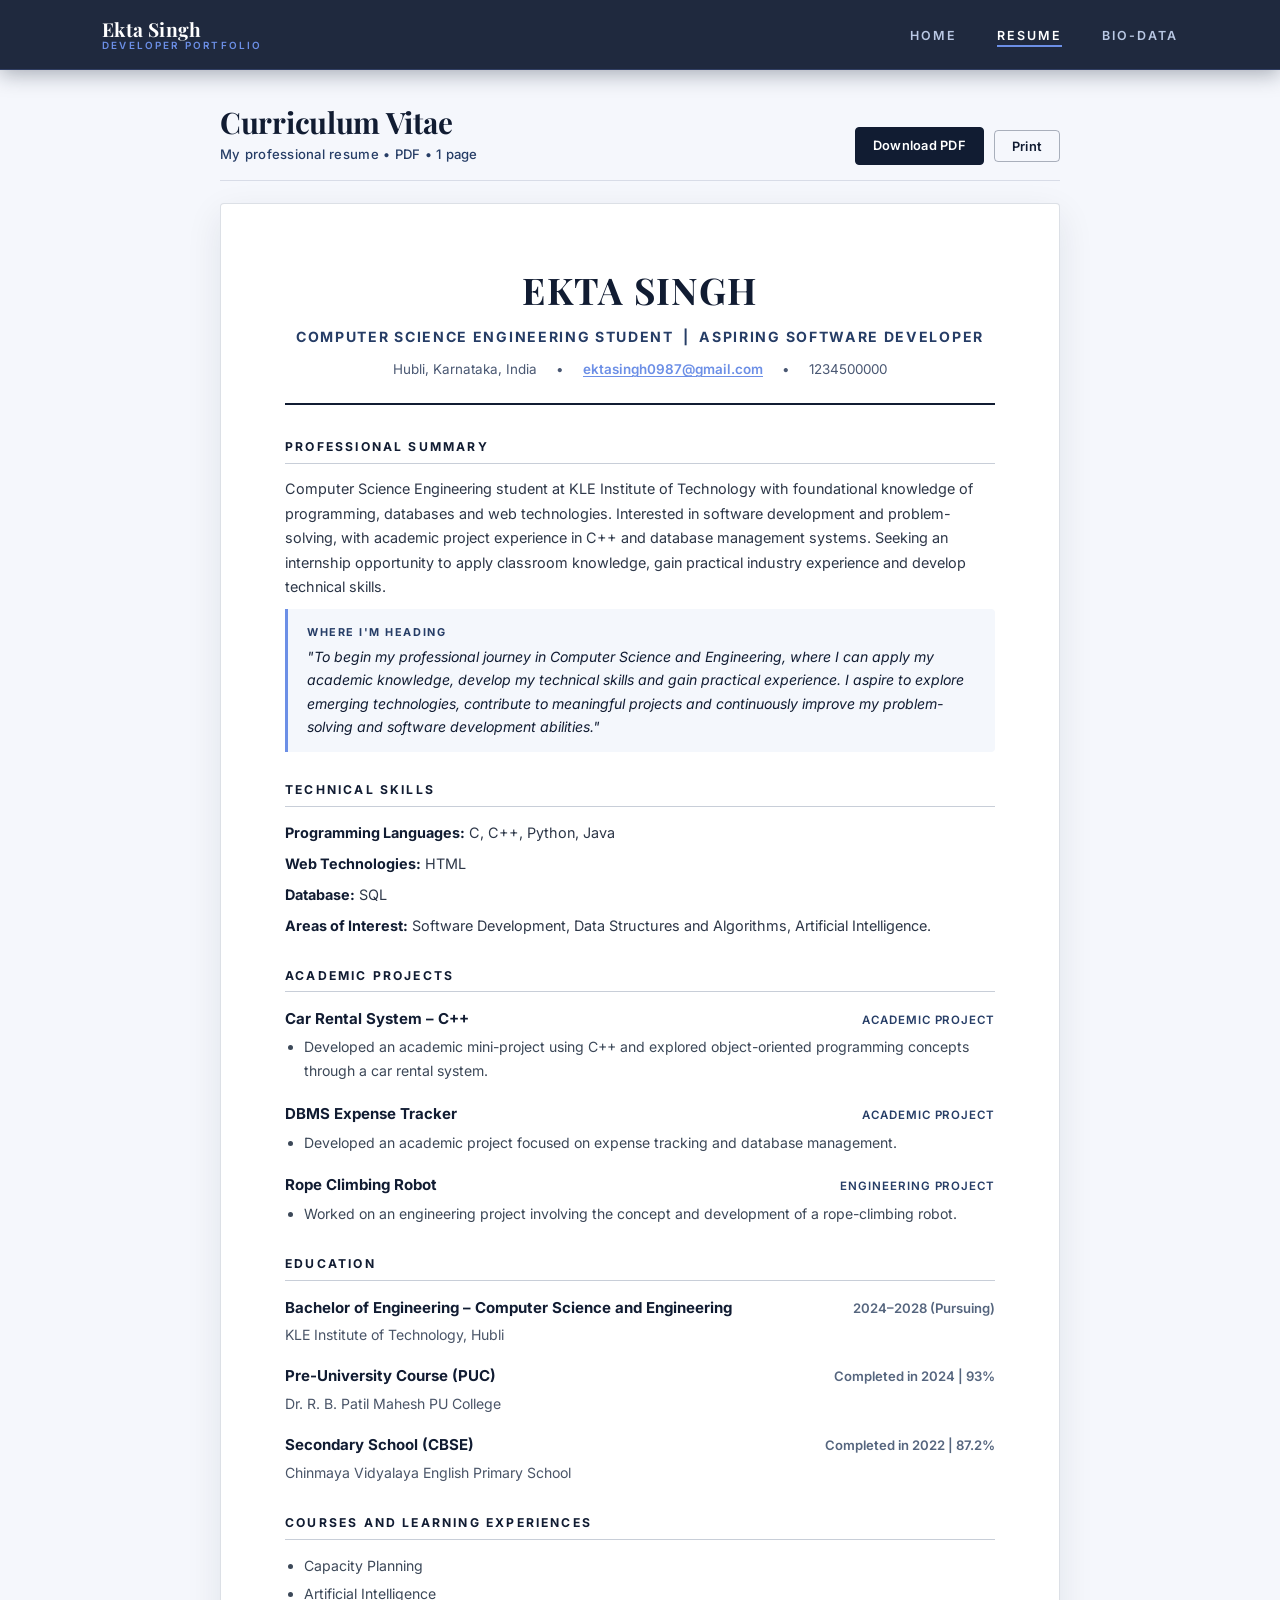
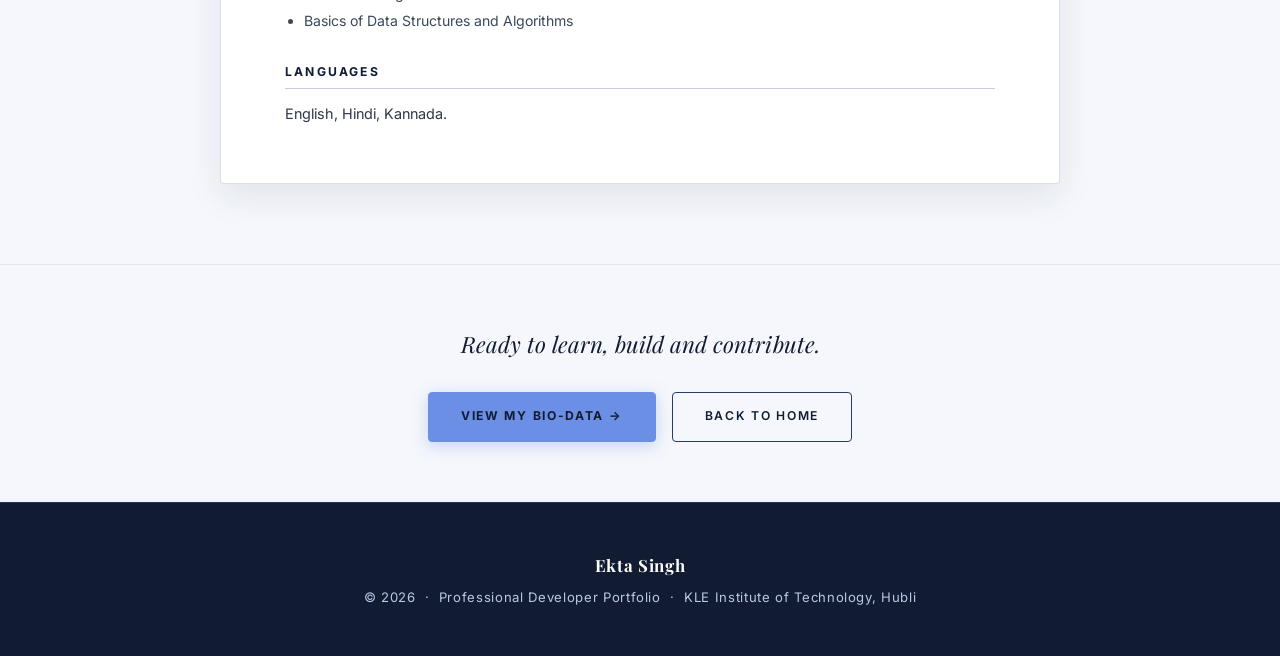
<file: resume.html>
<!DOCTYPE html>
<!--
  EKTA SINGH – Professional Developer Portfolio
  Theme: Midnight Blue
  Resume Page: resume.html
  KLE Institute of Technology, Hubli
-->
<html lang="en">
<head>
  <meta charset="UTF-8" />
  <meta name="viewport" content="width=device-width, initial-scale=1.0" />
  <meta name="description" content="Ekta Singh – Compact Professional Resume. Academic qualifications, technical skills, projects, and recruitment-ready ATS PDF download." />
  <title>Resume – Ekta Singh</title>

  <!-- Google Fonts -->
  <link rel="preconnect" href="https://fonts.googleapis.com" />
  <link rel="preconnect" href="https://fonts.gstatic.com" crossorigin />
  <link href="https://fonts.googleapis.com/css2?family=Playfair+Display:ital,wght@0,400;0,600;0,700;1,400;1,600&family=Inter:wght@300;400;500;600;700&family=Lora:ital,wght@0,400;1,400&display=swap" rel="stylesheet" />

  <!-- External Stylesheet (Midnight Blue Theme) -->
  <link rel="stylesheet" href="style.css" />
</head>
<body>

  <!-- ══════════════════════════════════════════════════════
       SITE NAVIGATION (MIDNIGHT NAVY BAR)
       ═════════════════════════════════════════════════════ -->
  <nav class="site-nav" role="navigation" aria-label="Main Navigation">
    <div class="site-nav__inner">

      <a href="index.html" class="site-nav__brand" aria-label="Ekta Singh Portfolio">
        <span class="site-nav__brand-name">Ekta Singh</span>
        <span class="site-nav__brand-sub">Developer Portfolio</span>
      </a>

      <button class="nav-toggle" id="nav-toggle" aria-label="Toggle navigation" aria-expanded="false">
        <span></span>
        <span></span>
        <span></span>
      </button>

      <ul class="site-nav__links" id="nav-links" role="list">
        <li><a href="index.html">Home</a></li>
        <li><a href="resume.html" class="active">Resume</a></li>
        <li><a href="biodata.html">Bio-data</a></li>
      </ul>
    </div>
  </nav>

  <!-- ══════════════════════════════════════════════════════
       MAIN CONTENT
       ═════════════════════════════════════════════════════ -->
  <main>

    <!-- ── RESUME DOCUMENT VIEW SECTION ────────────────── -->
    <section class="resume-view-section" aria-label="Resume Document Preview">
      <div class="container">

        <!-- ── COMPACT HORIZONTAL ACTION TOOLBAR ────────────── -->
        <header class="resume-toolbar" aria-label="Resume Document Heading and Actions">
          <div class="resume-toolbar__text">
            <h1 class="resume-toolbar__title">Curriculum Vitae</h1>
            <p class="resume-toolbar__subtitle">My professional resume &bull; PDF &bull; 1 page</p>
          </div>
          <div class="resume-toolbar__actions">
            <!-- 1. Download PDF (Primary button, Midnight Blue background) -->
            <a href="Ekta_Singh_Resume.pdf" download="Ekta_Singh_Resume.pdf" class="resume-btn-download" aria-label="Download PDF Resume">
              Download PDF
            </a>
            <!-- 2. Print (Secondary outlined button) -->
            <button type="button" class="resume-btn-print" onclick="window.print()" aria-label="Print Resume Document">
              Print
            </button>
          </div>
        </header>

        <!-- ══════════════════════════════════════════════════
             REAL ONE-PAGE RECRUITMENT RESUME PAPER
             ══════════════════════════════════════════════════ -->
        <article class="resume-paper" id="resume-paper" aria-label="Ekta Singh Resume Document">

          <!-- Document Header -->
          <header class="resume-paper__header">
            <h2 class="resume-paper__name">EKTA SINGH</h2>
            <p class="resume-paper__title">
              Computer Science Engineering Student &nbsp;|&nbsp; Aspiring Software Developer
            </p>
            <div class="resume-paper__contact">
              <span>Hubli, Karnataka, India</span>
              <span>•</span>
              <a href="mailto:ektasingh0987@gmail.com">ektasingh0987@gmail.com</a>
              <span>•</span>
              <span>1234500000</span>
            </div>
          </header>

          <!-- 1. PROFESSIONAL SUMMARY -->
          <section class="resume-doc-sec" aria-labelledby="sec-summary">
            <h3 class="resume-doc-sec__heading" id="sec-summary">Professional Summary</h3>
            <div class="resume-doc-sec__content">
              <p>
                Computer Science Engineering student at KLE Institute of Technology with foundational knowledge of programming, databases and web technologies. Interested in software development and problem-solving, with academic project experience in C++ and database management systems. Seeking an internship opportunity to apply classroom knowledge, gain practical industry experience and develop technical skills.
              </p>
              
              <!-- Smaller 'Where I'm Heading' Career Objective Note -->
              <div class="resume-objective-callout">
                <p class="resume-objective-callout__label">Where I'm Heading</p>
                <p class="resume-objective-callout__text">
                  "To begin my professional journey in Computer Science and Engineering, where I can apply my academic knowledge, develop my technical skills and gain practical experience. I aspire to explore emerging technologies, contribute to meaningful projects and continuously improve my problem-solving and software development abilities."
                </p>
              </div>
            </div>
          </section>

          <!-- 2. TECHNICAL SKILLS -->
          <section class="resume-doc-sec" aria-labelledby="sec-skills">
            <h3 class="resume-doc-sec__heading" id="sec-skills">Technical Skills</h3>
            <div class="resume-doc-sec__content">
              <div class="resume-skill-row">
                <span class="resume-skill-label">Programming Languages:</span> C, C++, Python, Java
              </div>
              <div class="resume-skill-row">
                <span class="resume-skill-label">Web Technologies:</span> HTML
              </div>
              <div class="resume-skill-row">
                <span class="resume-skill-label">Database:</span> SQL
              </div>
              <div class="resume-skill-row">
                <span class="resume-skill-label">Areas of Interest:</span> Software Development, Data Structures and Algorithms, Artificial Intelligence.
              </div>
            </div>
          </section>

          <!-- 3. ACADEMIC PROJECTS -->
          <section class="resume-doc-sec" id="projects" aria-labelledby="sec-projects">
            <h3 class="resume-doc-sec__heading" id="sec-projects">Academic Projects</h3>
            <div class="resume-doc-sec__content">

              <!-- Car Rental System -->
              <div class="resume-project-item">
                <div class="resume-project-header">
                  <span class="resume-project-title">Car Rental System – C++</span>
                  <span class="resume-project-cat">Academic Project</span>
                </div>
                <ul class="resume-project-bullets">
                  <li>Developed an academic mini-project using C++ and explored object-oriented programming concepts through a car rental system.</li>
                </ul>
              </div>

              <!-- DBMS Expense Tracker -->
              <div class="resume-project-item">
                <div class="resume-project-header">
                  <span class="resume-project-title">DBMS Expense Tracker</span>
                  <span class="resume-project-cat">Academic Project</span>
                </div>
                <ul class="resume-project-bullets">
                  <li>Developed an academic project focused on expense tracking and database management.</li>
                </ul>
              </div>

              <!-- Rope Climbing Robot -->
              <div class="resume-project-item">
                <div class="resume-project-header">
                  <span class="resume-project-title">Rope Climbing Robot</span>
                  <span class="resume-project-cat">Engineering Project</span>
                </div>
                <ul class="resume-project-bullets">
                  <li>Worked on an engineering project involving the concept and development of a rope-climbing robot.</li>
                </ul>
              </div>

            </div>
          </section>

          <!-- 4. EDUCATION -->
          <section class="resume-doc-sec" aria-labelledby="sec-education">
            <h3 class="resume-doc-sec__heading" id="sec-education">Education</h3>
            <div class="resume-doc-sec__content">

              <!-- B.E. -->
              <div class="resume-edu-item">
                <div class="resume-edu-header">
                  <span class="resume-edu-degree">Bachelor of Engineering – Computer Science and Engineering</span>
                  <span class="resume-edu-year">2024–2028 (Pursuing)</span>
                </div>
                <p class="resume-edu-inst">KLE Institute of Technology, Hubli</p>
              </div>

              <!-- PUC -->
              <div class="resume-edu-item">
                <div class="resume-edu-header">
                  <span class="resume-edu-degree">Pre-University Course (PUC)</span>
                  <span class="resume-edu-year">Completed in 2024 | 93%</span>
                </div>
                <p class="resume-edu-inst">Dr. R. B. Patil Mahesh PU College</p>
              </div>

              <!-- SSLC -->
              <div class="resume-edu-item">
                <div class="resume-edu-header">
                  <span class="resume-edu-degree">Secondary School (CBSE)</span>
                  <span class="resume-edu-year">Completed in 2022 | 87.2%</span>
                </div>
                <p class="resume-edu-inst">Chinmaya Vidyalaya English Primary School</p>
              </div>

            </div>
          </section>

          <!-- 5. COURSES AND LEARNING EXPERIENCES -->
          <section class="resume-doc-sec" aria-labelledby="sec-courses">
            <h3 class="resume-doc-sec__heading" id="sec-courses">Courses and Learning Experiences</h3>
            <div class="resume-doc-sec__content">
              <ul class="resume-simple-list">
                <li>Capacity Planning</li>
                <li>Artificial Intelligence</li>
                <li>Basics of Data Structures and Algorithms</li>
              </ul>
            </div>
          </section>

          <!-- 6. LANGUAGES -->
          <section class="resume-doc-sec" style="margin-bottom: 0;" aria-labelledby="sec-languages">
            <h3 class="resume-doc-sec__heading" id="sec-languages">Languages</h3>
            <div class="resume-doc-sec__content">
              <p>English, Hindi, Kannada.</p>
            </div>
          </section>

        </article><!-- /#resume-paper -->

      </div><!-- /.container -->
    </section><!-- /.resume-view-section -->

    <!-- ── BOTTOM NAVIGATION ───────────────────────────── -->
    <section class="resume-closing" aria-label="Page navigation">
      <p class="resume-closing__text">
        Ready to learn, build and contribute.
      </p>
      <div style="display: flex; justify-content: center; gap: 1rem; flex-wrap: wrap;">
        <a href="biodata.html" class="btn btn--filled">View My Bio-data →</a>
        <a href="index.html" class="btn btn--outline-dark">Back to Home</a>
      </div>
    </section>

  </main><!-- /main -->


  <!-- ══════════════════════════════════════════════════════
       FOOTER (MIDNIGHT NAVY)
       ═════════════════════════════════════════════════════ -->
  <footer class="site-footer" role="contentinfo">
    <strong>Ekta Singh</strong>
    <br />
    <span style="display:inline-block; margin-top: 0.4rem;">
      &copy; <span id="footer-year"></span> &nbsp;·&nbsp;
      Professional Developer Portfolio &nbsp;·&nbsp;
      KLE Institute of Technology, Hubli
    </span>
  </footer>


  <!-- Back-to-top button -->
  <button id="back-to-top" aria-label="Back to top">↑</button>


  <!-- jQuery (CDN) -->
  <script src="https://code.jquery.com/jquery-3.7.1.min.js"
          integrity="sha256-/JqT3SQfawRcv/BIHPThkBvs0OEvtFFmqPF/lYI/Cxo="
          crossorigin="anonymous"></script>

  <!-- External JavaScript -->
  <script src="script.js"></script>

</body>
</html>
</file>
<file: style.css>
/* ============================================================
   EKTA SINGH – Professional Developer Portfolio
   Theme: Midnight Blue (Modern, Confident, Editorial Tech)
   Palette:
     Deep Midnight Navy: #111C32
     Dark Blue:          #1B2942
     Secondary Blue:     #263D66
     Cobalt Accent:      #6C8FE6
     Soft Ice Blue:      #B9C8E4
     Off-white:          #F5F7FC
     Pure White:         #FFFFFF
   External Stylesheet: style.css
   ============================================================ */

/* ── 1. GOOGLE FONTS IMPORT ─────────────────────────────── */
@import url('https://fonts.googleapis.com/css2?family=Playfair+Display:ital,wght@0,400;0,600;0,700;1,400;1,600&family=Inter:wght@300;400;500;600;700&family=Lora:ital,wght@0,400;1,400&display=swap');

/* ── 2. CSS CUSTOM PROPERTIES (MIDNIGHT BLUE DESIGN SYSTEM) ─ */
:root {
  --midnight-navy:   #111C32;
  --dark-blue:       #1B2942;
  --secondary-blue:  #263D66;
  --cobalt-accent:   #6C8FE6;
  --soft-ice-blue:   #B9C8E4;
  --off-white:       #F5F7FC;
  --pure-white:      #FFFFFF;

  --text-dark:       #111C32;
  --text-muted:      #526079;
  --text-light:      #F5F7FC;
  --text-ice:        #B9C8E4;

  --border-light:    rgba(108, 143, 230, 0.22);
  --border-subtle:   rgba(38, 61, 102, 0.2);
  --border-card:     rgba(17, 28, 50, 0.08);

  --shadow-sm:       0 2px 8px rgba(17, 28, 50, 0.06);
  --shadow-md:       0 8px 24px rgba(17, 28, 50, 0.1);
  --shadow-lg:       0 16px 40px rgba(17, 28, 50, 0.18);
  --shadow-glow:     0 0 20px rgba(108, 143, 230, 0.35);

  --font-serif:      'Playfair Display', Georgia, serif;
  --font-sans:       'Inter', -apple-system, BlinkMacSystemFont, "Segoe UI", Roboto, sans-serif;
  --font-lora:       'Lora', Georgia, serif;

  --transition:      0.25s ease;
  --radius-sm:       4px;
  --radius-md:       8px;
  --radius-lg:       12px;
}

/* ── 3. RESET & BASE STYLES ─────────────────────────────── */
*, *::before, *::after {
  box-sizing: border-box;
  margin: 0;
  padding: 0;
}

html {
  scroll-behavior: smooth;
  font-size: 16px;
}

body {
  background-color: var(--off-white);
  color: var(--text-dark);
  font-family: var(--font-sans);
  font-weight: 400;
  line-height: 1.7;
  overflow-x: hidden;
}

img {
  max-width: 100%;
  display: block;
}

a {
  color: inherit;
  text-decoration: none;
}

ul {
  list-style: none;
}

/* ── 4. TYPOGRAPHY HELPERS ──────────────────────────────── */
.serif { font-family: var(--font-serif); }
.lora  { font-family: var(--font-lora); }

/* Editorial uppercase eyebrow label */
.label {
  font-family: var(--font-sans);
  font-size: 0.68rem;
  font-weight: 700;
  letter-spacing: 0.2em;
  text-transform: uppercase;
  color: var(--cobalt-accent);
}

.label--ice {
  color: var(--soft-ice-blue);
}

/* Decorative section numbers */
.section-num {
  font-family: var(--font-serif);
  font-size: 3.5rem;
  font-weight: 700;
  color: var(--cobalt-accent);
  line-height: 1;
  user-select: none;
  opacity: 0.85;
}

/* ── 5. LAYOUT UTILITIES ────────────────────────────────── */
.container {
  max-width: 1140px;
  margin: 0 auto;
  padding: 0 2rem;
}

.container--narrow {
  max-width: 820px;
  margin: 0 auto;
  padding: 0 2rem;
}

.rule {
  border: none;
  border-top: 1px solid var(--border-subtle);
  margin: 2.5rem 0;
}

.rule--cobalt {
  border-top: 2px solid var(--cobalt-accent);
  width: 50px;
  margin: 1.2rem 0 2rem;
}

/* ── 6. NAVIGATION (MIDNIGHT NAVY BAR) ──────────────────── */
.site-nav {
  position: sticky;
  top: 0;
  z-index: 200;
  background-color: rgba(17, 28, 50, 0.94);
  backdrop-filter: blur(12px);
  -webkit-backdrop-filter: blur(12px);
  border-bottom: 1px solid var(--border-light);
  box-shadow: 0 4px 20px rgba(17, 28, 50, 0.35);
  transition: background var(--transition);
}

.site-nav__inner {
  display: flex;
  align-items: center;
  justify-content: space-between;
  padding: 1.1rem 2rem;
  max-width: 1140px;
  margin: 0 auto;
}

/* Brand */
.site-nav__brand {
  display: flex;
  flex-direction: column;
  line-height: 1.15;
}

.site-nav__brand-name {
  font-family: var(--font-serif);
  font-size: 1.2rem;
  font-weight: 700;
  color: var(--pure-white);
  letter-spacing: 0.02em;
}

.site-nav__brand-sub {
  font-size: 0.62rem;
  letter-spacing: 0.22em;
  text-transform: uppercase;
  color: var(--cobalt-accent);
  font-weight: 600;
}

/* Nav links */
.site-nav__links {
  display: flex;
  gap: 2.5rem;
  align-items: center;
}

.site-nav__links a {
  font-size: 0.78rem;
  font-weight: 600;
  letter-spacing: 0.16em;
  text-transform: uppercase;
  color: var(--soft-ice-blue);
  position: relative;
  padding-bottom: 4px;
  transition: color var(--transition);
}

.site-nav__links a::after {
  content: '';
  position: absolute;
  bottom: 0;
  left: 0;
  width: 0;
  height: 2px;
  background-color: var(--cobalt-accent);
  transition: width var(--transition);
}

.site-nav__links a:hover {
  color: var(--pure-white);
}

.site-nav__links a:hover::after,
.site-nav__links a.active::after {
  width: 100%;
}

.site-nav__links a.active {
  color: var(--pure-white);
}

/* Mobile Nav Toggle */
.nav-toggle {
  display: none;
  flex-direction: column;
  gap: 5px;
  cursor: pointer;
  padding: 6px;
  background: none;
  border: 1px solid var(--border-light);
  border-radius: var(--radius-sm);
}

.nav-toggle span {
  display: block;
  width: 22px;
  height: 2px;
  background-color: var(--soft-ice-blue);
  transition: all var(--transition);
  border-radius: 2px;
}

/* ── 7. BUTTON STYLES ───────────────────────────────────── */
.btn {
  display: inline-flex;
  align-items: center;
  justify-content: center;
  gap: 0.5rem;
  font-family: var(--font-sans);
  font-size: 0.76rem;
  font-weight: 600;
  letter-spacing: 0.14em;
  text-transform: uppercase;
  padding: 0.85rem 2rem;
  border-radius: var(--radius-sm);
  border: 1.5px solid transparent;
  cursor: pointer;
  transition: all var(--transition);
  text-decoration: none;
  position: relative;
}

.btn--filled {
  background: var(--cobalt-accent);
  color: var(--midnight-navy);
  border-color: var(--cobalt-accent);
  font-weight: 700;
  box-shadow: 0 4px 16px rgba(108, 143, 230, 0.35);
}

.btn--filled:hover {
  background: #87A6F0;
  border-color: #87A6F0;
  color: var(--midnight-navy);
  transform: translateY(-2px);
  box-shadow: 0 6px 20px rgba(108, 143, 230, 0.5);
}

.btn--outline {
  background: transparent;
  color: var(--soft-ice-blue);
  border-color: var(--border-light);
}

.btn--outline:hover {
  background: rgba(108, 143, 230, 0.12);
  border-color: var(--cobalt-accent);
  color: var(--pure-white);
  transform: translateY(-2px);
}

.btn--outline-dark {
  background: transparent;
  color: var(--midnight-navy);
  border-color: var(--secondary-blue);
}

.btn--outline-dark:hover {
  background: var(--midnight-navy);
  color: var(--pure-white);
  border-color: var(--midnight-navy);
  transform: translateY(-2px);
}

.btn--cobalt {
  background: var(--cobalt-accent);
  color: var(--midnight-navy);
  border-color: var(--cobalt-accent);
  font-weight: 700;
}

.btn--cobalt:hover {
  background: var(--pure-white);
  color: var(--midnight-navy);
  border-color: var(--pure-white);
  transform: translateY(-2px);
}

/* ── 8. FOOTER (MIDNIGHT NAVY) ──────────────────────────── */
.site-footer {
  background-color: var(--midnight-navy);
  color: var(--soft-ice-blue);
  text-align: center;
  padding: 3rem 2rem;
  font-size: 0.82rem;
  letter-spacing: 0.05em;
  border-top: 1px solid var(--border-light);
}

.site-footer strong {
  color: var(--pure-white);
  font-family: var(--font-serif);
  font-size: 1.05rem;
}

.site-footer .footer-heart {
  color: var(--cobalt-accent);
}

/* ── 9. BACK-TO-TOP BUTTON ──────────────────────────────── */
#back-to-top {
  position: fixed;
  bottom: 2rem;
  right: 2rem;
  width: 44px;
  height: 44px;
  background: var(--dark-blue);
  color: var(--cobalt-accent);
  border: 1.5px solid var(--border-light);
  border-radius: var(--radius-sm);
  display: flex;
  align-items: center;
  justify-content: center;
  cursor: pointer;
  font-size: 1.2rem;
  box-shadow: var(--shadow-md);
  transition: background var(--transition), color var(--transition), transform var(--transition);
  z-index: 150;
}

#back-to-top:hover {
  background: var(--cobalt-accent);
  color: var(--midnight-navy);
  transform: translateY(-3px);
}

/* ─────────────────────────────────────────────────────────
   HOME PAGE STYLES – index.html
   ───────────────────────────────────────────────────────── */

/* ── 10. HERO SECTION (MIDNIGHT BLUE GRADIENT + PATTERN) ─ */
.hero {
  min-height: 88vh;
  background: linear-gradient(135deg, var(--midnight-navy) 0%, var(--dark-blue) 55%, #152238 100%);
  color: var(--text-light);
  display: grid;
  grid-template-columns: 1.15fr 0.85fr;
  align-items: center;
  gap: 2rem;
  padding: 4rem 2rem 5rem;
  position: relative;
  overflow: hidden;
  border-bottom: 1px solid var(--border-light);
}

/* Subtle background tech grid pattern */
.hero::before {
  content: '';
  position: absolute;
  inset: 0;
  background-image: 
    linear-gradient(rgba(108, 143, 230, 0.04) 1px, transparent 1px),
    linear-gradient(90deg, rgba(108, 143, 230, 0.04) 1px, transparent 1px);
  background-size: 32px 32px;
  pointer-events: none;
}

/* Ambient glow accent */
.hero::after {
  content: '';
  position: absolute;
  top: -100px;
  right: -100px;
  width: 450px;
  height: 450px;
  background: radial-gradient(circle, rgba(108, 143, 230, 0.18) 0%, transparent 70%);
  pointer-events: none;
}

.hero__text {
  max-width: 620px;
  margin-left: auto;
  padding-right: 1.5rem;
  position: relative;
  z-index: 2;
}

.hero__intro-label {
  display: inline-flex;
  align-items: center;
  gap: 0.6rem;
  background: rgba(108, 143, 230, 0.1);
  border: 1px solid var(--border-light);
  color: var(--soft-ice-blue);
  font-size: 0.65rem;
  font-weight: 700;
  letter-spacing: 0.2em;
  text-transform: uppercase;
  padding: 0.4rem 1rem;
  border-radius: 20px;
  margin-bottom: 1.8rem;
}

.hero__intro-label::before {
  content: '';
  width: 6px;
  height: 6px;
  background: var(--cobalt-accent);
  border-radius: 50%;
  box-shadow: 0 0 8px var(--cobalt-accent);
}

.hero__name {
  font-family: var(--font-serif);
  font-size: clamp(3.2rem, 6.5vw, 5.5rem);
  font-weight: 700;
  line-height: 1;
  letter-spacing: -0.01em;
  color: var(--pure-white);
  margin-bottom: 1.2rem;
}

.hero__name em {
  font-style: italic;
  color: var(--cobalt-accent);
  font-weight: 400;
}

.hero__tagline {
  font-family: var(--font-serif);
  font-size: clamp(1.2rem, 2.4vw, 1.6rem);
  font-style: italic;
  color: var(--soft-ice-blue);
  margin-bottom: 0.4rem;
  line-height: 1.35;
}

.hero__subtitle {
  font-size: 0.72rem;
  font-weight: 700;
  letter-spacing: 0.22em;
  text-transform: uppercase;
  color: var(--cobalt-accent);
  margin-bottom: 1.8rem;
}

.hero__para {
  font-size: 0.96rem;
  line-height: 1.85;
  color: rgba(245, 247, 252, 0.85);
  margin-bottom: 2.2rem;
}

.hero__buttons {
  display: flex;
  gap: 1.2rem;
  flex-wrap: wrap;
}

/* ── 11. HERO PORTRAIT FRAME (ASYMMETRICAL & PRO) ────────── */
.hero__photo-area {
  display: flex;
  align-items: center;
  justify-content: flex-start;
  position: relative;
  z-index: 2;
}

.hero__photo-wrapper {
  position: relative;
}

.hero__photo-frame {
  width: 320px;
  height: 400px;
  background: var(--dark-blue);
  border: 1px solid var(--border-light);
  border-radius: var(--radius-md);
  overflow: hidden;
  position: relative;
  box-shadow: 0 20px 50px rgba(17, 28, 50, 0.6), 0 0 30px rgba(108, 143, 230, 0.15);
}

.hero__photo-frame img {
  width: 100%;
  height: 100%;
  object-fit: cover;
  object-position: center top;
}

/* Subtle decorative corner accent */
.hero__photo-corner {
  position: absolute;
  top: -12px;
  left: -12px;
  width: 50px;
  height: 50px;
  border-top: 2px solid var(--cobalt-accent);
  border-left: 2px solid var(--cobalt-accent);
  pointer-events: none;
}

.hero__photo-corner--br {
  top: auto;
  left: auto;
  bottom: -12px;
  right: -12px;
  border-top: none;
  border-left: none;
  border-bottom: 2px solid var(--cobalt-accent);
  border-right: 2px solid var(--cobalt-accent);
}

/* Photo floating badge */
.hero__photo-badge {
  position: absolute;
  bottom: -18px;
  left: 50%;
  transform: translateX(-50%);
  background: var(--midnight-navy);
  border: 1px solid var(--border-light);
  color: var(--soft-ice-blue);
  font-size: 0.64rem;
  font-weight: 700;
  letter-spacing: 0.18em;
  text-transform: uppercase;
  padding: 0.5rem 1.2rem;
  border-radius: 20px;
  white-space: nowrap;
  box-shadow: var(--shadow-md);
}

/* Placeholder styling inside frame */
.hero__photo-placeholder {
  width: 100%;
  height: 100%;
  background: linear-gradient(135deg, var(--dark-blue), var(--secondary-blue));
  display: flex;
  flex-direction: column;
  align-items: center;
  justify-content: center;
  gap: 0.8rem;
  padding: 2rem;
  text-align: center;
}

.hero__photo-placeholder svg {
  width: 72px;
  height: 72px;
  stroke: var(--cobalt-accent);
  opacity: 0.7;
}

.hero__photo-placeholder p {
  font-size: 0.7rem;
  letter-spacing: 0.14em;
  text-transform: uppercase;
  color: var(--soft-ice-blue);
  line-height: 1.5;
}

/* ── 12. ABOUT ME SECTION (EDITORIAL SPLIT LAYOUT) ─────── */
.about-section {
  padding: 95px 0;
  background-color: var(--off-white);
  color: var(--text-dark);
}

.about-editorial-wrap {
  display: grid;
  grid-template-columns: 1.15fr 0.85fr;
  gap: 3.8rem;
  align-items: start;
}

.about-main-col {
  display: flex;
  flex-direction: column;
}

.about-eyebrow {
  margin-bottom: 0.8rem;
}

.about-title {
  font-family: var(--font-serif);
  font-size: clamp(2rem, 3.6vw, 2.7rem);
  font-weight: 700;
  line-height: 1.2;
  color: var(--midnight-navy);
  margin-bottom: 1.2rem;
}

.about-divider {
  width: 100%;
  height: 1px;
  background: linear-gradient(90deg, var(--cobalt-accent) 0%, rgba(108, 143, 230, 0.25) 60%, transparent 100%);
  margin-bottom: 1.6rem;
}

.about-narrative-p {
  font-size: 0.98rem;
  line-height: 1.85;
  color: var(--text-muted);
  margin-bottom: 1.2rem;
}

.about-stats-grid {
  display: grid;
  grid-template-columns: repeat(3, 1fr);
  gap: 1rem;
  margin-top: 1.4rem;
}

.about-stat-item {
  background: var(--pure-white);
  border: 1px solid var(--border-card);
  border-radius: var(--radius-sm);
  padding: 1.2rem 1.1rem;
  box-shadow: var(--shadow-sm);
  display: flex;
  flex-direction: column;
  gap: 0.25rem;
  transition: transform var(--transition), border-color var(--transition);
}

.about-stat-item:hover {
  transform: translateY(-2px);
  border-color: var(--cobalt-accent);
}

.about-stat-num {
  font-family: var(--font-serif);
  font-size: 1.15rem;
  font-weight: 700;
  color: var(--midnight-navy);
}

.about-stat-label {
  font-size: 0.72rem;
  font-weight: 700;
  letter-spacing: 0.1em;
  text-transform: uppercase;
  color: var(--secondary-blue);
}

.about-stat-detail {
  font-size: 0.76rem;
  color: var(--text-muted);
}

/* Side Card: Beyond the Screen */
.beyond-screen-card {
  background: var(--pure-white);
  border: 1px solid var(--border-card);
  border-radius: var(--radius-md);
  padding: 2.2rem 2rem;
  box-shadow: var(--shadow-sm);
  border-top: 4px solid var(--cobalt-accent);
  display: flex;
  flex-direction: column;
  gap: 1.4rem;
}

.beyond-screen-card__header {
  display: flex;
  flex-direction: column;
  gap: 0.4rem;
}

.beyond-screen-card__title {
  font-family: var(--font-serif);
  font-size: 1.35rem;
  font-weight: 700;
  color: var(--midnight-navy);
}

.beyond-screen-card__subtitle {
  font-size: 0.85rem;
  line-height: 1.6;
  color: var(--text-muted);
}

.beyond-screen-list {
  display: grid;
  grid-template-columns: 1fr;
  gap: 0.8rem;
}

.beyond-item {
  display: flex;
  align-items: center;
  gap: 0.85rem;
  background: #F4F7FC;
  border: 1px solid rgba(108, 143, 230, 0.16);
  border-radius: var(--radius-sm);
  padding: 0.75rem 1rem;
  transition: transform var(--transition), border-color var(--transition), background-color var(--transition);
}

.beyond-item:hover {
  background: #EAF1FA;
  border-color: var(--cobalt-accent);
  transform: translateX(3px);
}

.beyond-item__icon-wrap {
  width: 32px;
  height: 32px;
  border-radius: 50%;
  background: rgba(108, 143, 230, 0.12);
  display: flex;
  align-items: center;
  justify-content: center;
  flex-shrink: 0;
}

.beyond-item-icon {
  width: 17px;
  height: 17px;
  color: var(--cobalt-accent);
}

.beyond-item__text {
  display: flex;
  flex-direction: column;
  gap: 0.1rem;
}

.beyond-item__text strong {
  font-size: 0.86rem;
  color: var(--midnight-navy);
}

.beyond-item__text span {
  font-size: 0.75rem;
  color: var(--text-muted);
}

.beyond-quote-callout {
  border-top: 1px solid var(--border-light);
  padding-top: 1.2rem;
  display: flex;
  align-items: flex-start;
  gap: 0.6rem;
}

.beyond-quote-mark {
  font-family: var(--font-serif);
  font-size: 2.2rem;
  line-height: 0.8;
  color: var(--cobalt-accent);
}

.beyond-quote-callout p {
  font-family: var(--font-accent);
  font-style: italic;
  font-size: 0.88rem;
  color: var(--secondary-blue);
  line-height: 1.5;
  margin: 0;
}

.personal-interests-heading {
  font-size: 0.8rem;
  font-weight: 700;
  letter-spacing: 0.16em;
  text-transform: uppercase;
  color: var(--secondary-blue);
}

.personal-interests-pills {
  display: flex;
  flex-wrap: wrap;
  gap: 0.6rem;
}

.interest-pill {
  display: inline-flex;
  align-items: center;
  gap: 0.4rem;
  background: #EAEFF9;
  color: var(--midnight-navy);
  font-size: 0.78rem;
  font-weight: 600;
  padding: 0.4rem 0.9rem;
  border-radius: 20px;
}

/* ── 13. FEATURED PROJECTS (DARK BLUE RICH SHOWCASE) ───── */
.portfolio-projects-section {
  padding: 90px 0;
  background-color: var(--dark-blue);
  color: var(--text-light);
  position: relative;
  border-top: 1px solid var(--border-light);
  border-bottom: 1px solid var(--border-light);
}

.section-header {
  display: flex;
  align-items: flex-start;
  gap: 1.5rem;
  margin-bottom: 2.2rem;
}

.section-header__num {
  font-family: var(--font-serif);
  font-size: 3.5rem;
  font-weight: 700;
  color: var(--cobalt-accent);
  line-height: 0.9;
  flex-shrink: 0;
}

.section-header__label {
  font-size: 0.66rem;
  font-weight: 700;
  letter-spacing: 0.22em;
  text-transform: uppercase;
  color: var(--cobalt-accent);
  margin-bottom: 0.4rem;
}

.section-header__title {
  font-family: var(--font-serif);
  font-size: clamp(1.8rem, 3.5vw, 2.6rem);
  font-weight: 700;
  line-height: 1.15;
  color: var(--pure-white);
}

.section-header__title--dark {
  color: var(--midnight-navy);
}

.section-intro-text {
  font-size: 0.95rem;
  line-height: 1.85;
  color: var(--soft-ice-blue);
  max-width: 680px;
  margin-bottom: 3.5rem;
}

.section-intro-text--dark {
  color: var(--text-muted);
}

/* Project Cards Grid */
.portfolio-projects-grid {
  display: grid;
  grid-template-columns: repeat(auto-fit, minmax(330px, 1fr));
  gap: 2.2rem;
}

.portfolio-card {
  background: var(--midnight-navy);
  border: 1px solid var(--border-light);
  border-radius: var(--radius-md);
  display: flex;
  flex-direction: column;
  transition: transform var(--transition), box-shadow var(--transition), border-color var(--transition);
  position: relative;
  overflow: hidden;
}

.portfolio-card:hover {
  transform: translateY(-6px);
  border-color: var(--cobalt-accent);
  box-shadow: 0 16px 40px rgba(0, 0, 0, 0.4), var(--shadow-glow);
}

.portfolio-card__preview {
  height: 190px;
  background: linear-gradient(135deg, #16243E 0%, var(--secondary-blue) 100%);
  display: flex;
  flex-direction: column;
  align-items: center;
  justify-content: center;
  position: relative;
  overflow: hidden;
  padding: 1.5rem;
  border-bottom: 1px solid var(--border-light);
}

.portfolio-card__preview::after {
  content: '';
  position: absolute;
  top: 0;
  left: 0;
  right: 0;
  height: 3px;
  background: var(--cobalt-accent);
}

.portfolio-card__icon {
  font-size: 2.6rem;
  margin-bottom: 0.5rem;
  filter: drop-shadow(0 4px 10px rgba(0, 0, 0, 0.3));
}

.portfolio-card__preview-label {
  font-size: 0.64rem;
  letter-spacing: 0.18em;
  text-transform: uppercase;
  color: var(--soft-ice-blue);
  font-weight: 600;
}

.portfolio-card__body {
  padding: 2.2rem 2rem;
  display: flex;
  flex-direction: column;
  flex-grow: 1;
}

.portfolio-card__category {
  font-size: 0.65rem;
  font-weight: 700;
  letter-spacing: 0.18em;
  text-transform: uppercase;
  color: var(--cobalt-accent);
  margin-bottom: 0.6rem;
}

.portfolio-card__title {
  font-family: var(--font-serif);
  font-size: 1.35rem;
  font-weight: 600;
  color: var(--pure-white);
  margin-bottom: 0.9rem;
  line-height: 1.3;
}

.portfolio-card__desc {
  font-size: 0.9rem;
  line-height: 1.8;
  color: var(--soft-ice-blue);
  margin-bottom: 1.5rem;
  flex-grow: 1;
}

.portfolio-card__tech {
  display: flex;
  flex-wrap: wrap;
  gap: 0.45rem;
  margin-bottom: 1.8rem;
}

.tech-tag {
  display: inline-block;
  background: rgba(108, 143, 230, 0.12);
  border: 1px solid var(--border-light);
  padding: 0.3rem 0.75rem;
  font-size: 0.72rem;
  font-weight: 600;
  color: var(--soft-ice-blue);
  border-radius: var(--radius-sm);
}

.portfolio-card__actions {
  display: flex;
  align-items: center;
  justify-content: space-between;
  border-top: 1px solid var(--border-light);
  padding-top: 1.2rem;
  margin-top: auto;
}

.portfolio-card__link {
  font-size: 0.74rem;
  font-weight: 700;
  letter-spacing: 0.14em;
  text-transform: uppercase;
  color: var(--cobalt-accent);
  display: inline-flex;
  align-items: center;
  gap: 0.4rem;
  transition: color var(--transition);
}

.portfolio-card__link:hover {
  color: var(--pure-white);
}

.portfolio-card__repo-pill {
  font-size: 0.62rem;
  letter-spacing: 0.1em;
  text-transform: uppercase;
  color: var(--text-muted);
  background: rgba(255, 255, 255, 0.05);
  padding: 0.2rem 0.5rem;
  border-radius: var(--radius-sm);
}

/* ── 14. TECHNICAL SKILLS SECTION (OFF-WHITE CONTRAST) ─── */
.skills-section {
  padding: 90px 0;
  background-color: var(--off-white);
  color: var(--text-dark);
}

.skills-categories-grid {
  display: grid;
  grid-template-columns: repeat(auto-fit, minmax(280px, 1fr));
  gap: 2rem;
  margin-top: 2rem;
}

.skills-category-card {
  background: var(--pure-white);
  border: 1px solid var(--border-card);
  border-radius: var(--radius-md);
  padding: 2.2rem 2rem;
  position: relative;
  box-shadow: var(--shadow-sm);
  transition: transform var(--transition), box-shadow var(--transition);
}

.skills-category-card:hover {
  transform: translateY(-4px);
  box-shadow: var(--shadow-md);
}

.skills-category-card::before {
  content: '';
  position: absolute;
  top: 0;
  left: 0;
  width: 48px;
  height: 4px;
  background-color: var(--cobalt-accent);
  border-radius: var(--radius-sm) var(--radius-sm) 0 0;
}

.skills-category-card__header {
  display: flex;
  align-items: center;
  gap: 0.8rem;
  margin-bottom: 1.4rem;
}

.skills-category-card__icon {
  font-size: 1.5rem;
}

.skills-category-card__title {
  font-family: var(--font-serif);
  font-size: 1.2rem;
  font-weight: 600;
  color: var(--midnight-navy);
}

.skills-category-card__tags {
  display: flex;
  flex-wrap: wrap;
  gap: 0.6rem;
  margin-bottom: 1.2rem;
}

.skill-tag {
  display: inline-block;
  background: #EEF3FC;
  border: 1.5px solid #CCD8EE;
  padding: 0.45rem 1.1rem;
  font-size: 0.82rem;
  font-weight: 600;
  color: var(--midnight-navy);
  border-radius: var(--radius-sm);
  transition: all var(--transition);
  cursor: default;
}

.skill-tag:hover {
  background: var(--midnight-navy);
  color: var(--pure-white);
  border-color: var(--midnight-navy);
}

.skill-tag--accent {
  background: #E4ECFB;
  border-color: var(--cobalt-accent);
  color: #1A3978;
}

.skill-tag--accent:hover {
  background: var(--cobalt-accent);
  color: var(--midnight-navy);
}

.skills-category-card__note {
  font-size: 0.78rem;
  line-height: 1.6;
  color: var(--text-muted);
  font-style: italic;
  border-top: 1px dashed rgba(17, 28, 50, 0.1);
  padding-top: 1rem;
  margin-top: 0.8rem;
}

/* ── 15. LEARNING AND DEVELOPMENT SECTION ───────────────── */
.learning-section {
  padding: 70px 0;
  background-color: #EEF3FA;
  border-top: 1px solid var(--border-subtle);
  border-bottom: 1px solid var(--border-subtle);
}

.learning-chips-grid {
  display: grid;
  grid-template-columns: repeat(auto-fit, minmax(210px, 1fr));
  gap: 1.2rem;
  margin-top: 2rem;
}

.learning-chip {
  background: var(--pure-white);
  border: 1px solid var(--border-card);
  border-radius: var(--radius-sm);
  padding: 1.2rem 1.4rem;
  display: flex;
  align-items: center;
  gap: 0.8rem;
  box-shadow: var(--shadow-sm);
  transition: border-color var(--transition), transform var(--transition);
}

.learning-chip:hover {
  border-color: var(--cobalt-accent);
  transform: translateY(-2px);
}

.learning-chip__dot {
  width: 9px;
  height: 9px;
  background-color: var(--cobalt-accent);
  border-radius: 50%;
  flex-shrink: 0;
  box-shadow: 0 0 6px var(--cobalt-accent);
}

.learning-chip__text {
  font-size: 0.88rem;
  font-weight: 600;
  color: var(--midnight-navy);
}

/* ── 16. INTERNSHIP CALLOUT & CONTACT (MIDNIGHT NAVY) ──── */
.internship-banner {
  background: linear-gradient(135deg, var(--midnight-navy) 0%, var(--dark-blue) 100%);
  color: var(--pure-white);
  padding: 85px 2rem;
  text-align: center;
  position: relative;
  overflow: hidden;
  border-top: 3px solid var(--cobalt-accent);
}

.internship-banner::before {
  content: '✦ INTERNSHIP READINESS ✦';
  display: block;
  font-size: 0.68rem;
  letter-spacing: 0.26em;
  color: var(--cobalt-accent);
  text-transform: uppercase;
  margin-bottom: 1.2rem;
  font-weight: 700;
}

.internship-banner__title {
  font-family: var(--font-serif);
  font-size: clamp(2rem, 4vw, 3rem);
  font-weight: 700;
  line-height: 1.2;
  margin: 0 auto 1.4rem;
  max-width: 760px;
  color: var(--pure-white);
}

.internship-banner__para {
  font-size: 1rem;
  line-height: 1.9;
  color: var(--soft-ice-blue);
  max-width: 700px;
  margin: 0 auto 2.5rem;
}

/* ── 16. CONTACT SECTION (PROFESSIONAL REDESIGN) ────────── */
.contact-section {
  padding: 95px 0;
  background-color: var(--off-white);
  color: var(--text-dark);
}

.contact-wrap {
  max-width: 980px;
  margin: 0 auto;
}

.contact-header {
  text-align: center;
  margin-bottom: 3.5rem;
}

.contact-header__eyebrow {
  margin-bottom: 0.8rem;
}

.contact-header__title {
  font-family: var(--font-serif);
  font-size: clamp(2.2rem, 4.5vw, 3.2rem);
  font-weight: 700;
  line-height: 1.15;
  color: var(--midnight-navy);
  margin-bottom: 1rem;
}

.contact-header__desc {
  font-size: 1.05rem;
  line-height: 1.8;
  color: var(--text-muted);
  max-width: 680px;
  margin: 0 auto;
}

.contact-grid {
  display: grid;
  grid-template-columns: 1.15fr 0.85fr;
  gap: 2.5rem;
}

/* Primary Contact Action Card */
.contact-primary-card {
  background: var(--pure-white);
  border: 1px solid var(--border-card);
  border-radius: var(--radius-md);
  padding: 3rem 2.8rem;
  box-shadow: var(--shadow-md);
  border-top: 4px solid var(--cobalt-accent);
  display: flex;
  flex-direction: column;
  justify-content: space-between;
}

.contact-primary-card__headline {
  font-family: var(--font-serif);
  font-size: 1.45rem;
  font-weight: 600;
  color: var(--midnight-navy);
  margin-bottom: 0.6rem;
}

.contact-primary-card__text {
  font-size: 0.92rem;
  line-height: 1.75;
  color: var(--text-muted);
  margin-bottom: 2rem;
}

.contact-email-display {
  background: #F4F7FC;
  border: 1px solid var(--border-light);
  border-radius: var(--radius-sm);
  padding: 1.2rem 1.4rem;
  display: flex;
  align-items: center;
  justify-content: space-between;
  gap: 1rem;
  margin-bottom: 1.6rem;
}

.contact-email-text {
  font-family: var(--font-sans);
  font-size: 1rem;
  font-weight: 600;
  color: var(--midnight-navy);
  word-break: break-all;
}

.copy-email-btn {
  background: var(--pure-white);
  border: 1px solid var(--secondary-blue);
  color: var(--midnight-navy);
  font-size: 0.72rem;
  font-weight: 700;
  letter-spacing: 0.08em;
  text-transform: uppercase;
  padding: 0.5rem 0.9rem;
  border-radius: var(--radius-sm);
  cursor: pointer;
  transition: all var(--transition);
  display: inline-flex;
  align-items: center;
  gap: 0.35rem;
  flex-shrink: 0;
}

.copy-email-btn:hover {
  background: var(--cobalt-accent);
  border-color: var(--cobalt-accent);
  color: var(--midnight-navy);
}

.copy-email-btn.copied {
  background: #2E7D32;
  border-color: #2E7D32;
  color: #FFFFFF;
}

.contact-primary-card__actions {
  display: flex;
  gap: 1rem;
}

/* Secondary Details Column */
.contact-details-col {
  display: flex;
  flex-direction: column;
  gap: 1.4rem;
}

.contact-info-tile {
  background: var(--pure-white);
  border: 1px solid var(--border-card);
  border-radius: var(--radius-md);
  padding: 1.6rem 1.8rem;
  display: flex;
  align-items: flex-start;
  gap: 1.2rem;
  box-shadow: var(--shadow-sm);
  transition: transform var(--transition), border-color var(--transition);
}

.contact-info-tile:hover {
  border-color: var(--cobalt-accent);
  transform: translateY(-2px);
}

.contact-tile-icon {
  width: 24px;
  height: 24px;
  color: var(--cobalt-accent);
  flex-shrink: 0;
  margin-top: 0.15rem;
}

.contact-tile-label {
  font-size: 0.66rem;
  font-weight: 700;
  letter-spacing: 0.16em;
  text-transform: uppercase;
  color: var(--secondary-blue);
  margin-bottom: 0.25rem;
}

.contact-tile-value {
  font-size: 0.94rem;
  color: var(--midnight-navy);
  font-weight: 500;
  line-height: 1.5;
}

.contact-tile-value a {
  color: var(--midnight-navy);
  text-decoration: underline;
  text-underline-offset: 3px;
  transition: color var(--transition);
}

.contact-tile-value a:hover {
  color: var(--cobalt-accent);
}

/* Social Placeholders Tile */
.contact-networks-tile {
  background: var(--pure-white);
  border: 1px solid var(--border-card);
  border-radius: var(--radius-md);
  padding: 1.6rem 1.8rem;
  box-shadow: var(--shadow-sm);
}

.contact-networks-label {
  font-size: 0.66rem;
  font-weight: 700;
  letter-spacing: 0.16em;
  text-transform: uppercase;
  color: var(--secondary-blue);
  margin-bottom: 0.8rem;
}

.contact-networks-list {
  display: flex;
  flex-wrap: wrap;
  gap: 0.8rem;
}

.contact-network-item {
  display: inline-flex;
  align-items: center;
  gap: 0.5rem;
  background: #F4F7FC;
  border: 1px dashed var(--border-light);
  border-radius: var(--radius-sm);
  padding: 0.55rem 0.9rem;
  font-size: 0.78rem;
  color: var(--midnight-navy);
}

.contact-network-icon {
  width: 16px;
  height: 16px;
  color: var(--secondary-blue);
}

.contact-network-badge {
  font-size: 0.62rem;
  letter-spacing: 0.1em;
  text-transform: uppercase;
  color: var(--secondary-blue);
  background: rgba(38, 61, 102, 0.08);
  padding: 0.15rem 0.4rem;
  border-radius: var(--radius-sm);
  font-weight: 600;
}

/* ─────────────────────────────────────────────────────────
   RESUME PAGE STYLES – REAL RECRUITMENT DOCUMENT
   ───────────────────────────────────────────────────────── */

/* ── 17. RESUME DOCUMENT PRESENTATION ───────────────────── */
.resume-view-section {
  padding: 2.2rem 0 5rem;
  background-color: var(--off-white);
}

/* ── Minimal Horizontal Action Toolbar (Integrated Heading) ── */
.resume-toolbar {
  max-width: 840px;
  margin: 0 auto 1.4rem;
  display: flex;
  justify-content: space-between;
  align-items: flex-end;
  gap: 1.5rem;
  padding-bottom: 0.9rem;
  border-bottom: 1px solid rgba(38, 61, 102, 0.14);
}

.resume-toolbar__text {
  display: flex;
  flex-direction: column;
  gap: 0.25rem;
}

.resume-toolbar__title {
  font-family: var(--font-serif);
  font-size: 1.85rem;
  font-weight: 700;
  color: var(--midnight-navy);
  line-height: 1.15;
  letter-spacing: -0.01em;
  margin: 0;
}

.resume-toolbar__subtitle {
  font-size: 0.82rem;
  color: var(--secondary-blue);
  font-weight: 500;
  letter-spacing: 0.02em;
  margin: 0;
}

.resume-toolbar__actions {
  display: flex;
  align-items: center;
  gap: 0.65rem;
  flex-shrink: 0;
}

/* Primary Button: Download PDF (Midnight Blue background) */
.resume-btn-download {
  display: inline-flex;
  align-items: center;
  justify-content: center;
  background-color: var(--midnight-navy);
  color: var(--pure-white);
  border: 1px solid var(--midnight-navy);
  border-radius: var(--radius-sm);
  padding: 0.45rem 1.05rem;
  font-family: var(--font-sans);
  font-size: 0.8rem;
  font-weight: 600;
  letter-spacing: 0.02em;
  text-decoration: none;
  cursor: pointer;
  transition: background-color var(--transition), border-color var(--transition), transform var(--transition);
  white-space: nowrap;
}

.resume-btn-download:hover {
  background-color: var(--dark-blue);
  border-color: var(--cobalt-accent);
  color: var(--pure-white);
  transform: translateY(-1px);
}

/* Secondary Button: Print (Outlined) */
.resume-btn-print {
  display: inline-flex;
  align-items: center;
  justify-content: center;
  background-color: transparent;
  color: var(--midnight-navy);
  border: 1px solid rgba(27, 41, 66, 0.35);
  border-radius: var(--radius-sm);
  padding: 0.45rem 1.05rem;
  font-family: var(--font-sans);
  font-size: 0.8rem;
  font-weight: 600;
  letter-spacing: 0.02em;
  text-decoration: none;
  cursor: pointer;
  transition: background-color var(--transition), border-color var(--transition), color var(--transition), transform var(--transition);
  white-space: nowrap;
}

.resume-btn-print:hover {
  background-color: rgba(38, 61, 102, 0.06);
  border-color: var(--midnight-navy);
  color: var(--midnight-navy);
  transform: translateY(-1px);
}

/* Real Recruitment Resume Paper Container */
.resume-paper {
  background: var(--pure-white);
  max-width: 840px;
  margin: 0 auto;
  padding: 3.5rem 4rem;
  border: 1px solid rgba(38, 61, 102, 0.16);
  border-radius: var(--radius-sm);
  box-shadow: 0 12px 36px rgba(17, 28, 50, 0.09);
  color: #1A2538;
  font-size: 0.92rem;
  line-height: 1.65;
}

/* Resume Document Header */
.resume-paper__header {
  text-align: center;
  margin-bottom: 2rem;
  padding-bottom: 1.4rem;
  border-bottom: 2px solid var(--midnight-navy);
}

.resume-paper__name {
  font-family: var(--font-serif);
  font-size: 2.3rem;
  font-weight: 700;
  letter-spacing: 0.03em;
  color: var(--midnight-navy);
  margin-bottom: 0.3rem;
}

.resume-paper__title {
  font-size: 0.88rem;
  font-weight: 700;
  letter-spacing: 0.12em;
  text-transform: uppercase;
  color: var(--secondary-blue);
  margin-bottom: 0.6rem;
}

.resume-paper__contact {
  display: flex;
  justify-content: center;
  flex-wrap: wrap;
  gap: 1.2rem;
  font-size: 0.84rem;
  color: #4A5873;
}

.resume-paper__contact a {
  color: var(--cobalt-accent);
  font-weight: 600;
  text-decoration: underline;
  text-underline-offset: 2px;
}

/* Document Sections */
.resume-doc-sec {
  margin-bottom: 1.8rem;
}

.resume-doc-sec__heading {
  font-size: 0.76rem;
  font-weight: 700;
  letter-spacing: 0.18em;
  text-transform: uppercase;
  color: var(--midnight-navy);
  border-bottom: 1px solid rgba(38, 61, 102, 0.25);
  padding-bottom: 0.35rem;
  margin-bottom: 0.85rem;
  display: flex;
  align-items: center;
  justify-content: space-between;
}

.resume-doc-sec__content {
  font-size: 0.9rem;
  line-height: 1.7;
  color: #2D3748;
}

/* Career Objective / Where I'm Heading Box */
.resume-objective-callout {
  background: #F4F7FC;
  border-left: 3px solid var(--cobalt-accent);
  padding: 0.85rem 1.2rem;
  margin-top: 0.6rem;
  border-radius: 0 var(--radius-sm) var(--radius-sm) 0;
}

.resume-objective-callout__label {
  font-size: 0.68rem;
  font-weight: 700;
  letter-spacing: 0.14em;
  text-transform: uppercase;
  color: var(--secondary-blue);
  margin-bottom: 0.25rem;
}

.resume-objective-callout__text {
  font-size: 0.88rem;
  line-height: 1.65;
  color: var(--midnight-navy);
  font-style: italic;
}

/* Skills in Resume */
.resume-skill-row {
  margin-bottom: 0.5rem;
  line-height: 1.6;
}

.resume-skill-label {
  font-weight: 700;
  color: var(--midnight-navy);
}

/* Projects in Resume */
.resume-project-item {
  margin-bottom: 1.1rem;
}

.resume-project-item:last-child {
  margin-bottom: 0;
}

.resume-project-header {
  display: flex;
  align-items: baseline;
  justify-content: space-between;
  margin-bottom: 0.25rem;
}

.resume-project-title {
  font-weight: 700;
  font-size: 0.94rem;
  color: var(--midnight-navy);
}

.resume-project-cat {
  font-size: 0.72rem;
  letter-spacing: 0.08em;
  text-transform: uppercase;
  color: var(--secondary-blue);
  font-weight: 600;
}

.resume-project-bullets {
  padding-left: 1.2rem;
  list-style: disc;
  font-size: 0.88rem;
  color: #3C4858;
}

.resume-project-bullets li {
  margin-bottom: 0.2rem;
}

/* Education in Resume */
.resume-edu-item {
  margin-bottom: 1rem;
}

.resume-edu-item:last-child {
  margin-bottom: 0;
}

.resume-edu-header {
  display: flex;
  align-items: baseline;
  justify-content: space-between;
  margin-bottom: 0.2rem;
}

.resume-edu-degree {
  font-weight: 700;
  font-size: 0.94rem;
  color: var(--midnight-navy);
}

.resume-edu-year {
  font-size: 0.82rem;
  color: #55657E;
  font-weight: 600;
}

.resume-edu-inst {
  font-size: 0.88rem;
  color: #4A5568;
}

/* Courses & Languages inline lists */
.resume-simple-list {
  padding-left: 1.2rem;
  list-style: disc;
  font-size: 0.88rem;
  color: #3C4858;
}

.resume-simple-list li {
  margin-bottom: 0.25rem;
}

/* Courses Section */
.courses-section {
  padding: 50px 0;
}

.courses-list {
  display: grid;
  grid-template-columns: repeat(auto-fit, minmax(240px, 1fr));
  gap: 1.5rem;
  margin-top: 2rem;
}

.course-card {
  background: #F9FBFE;
  border: 1px solid var(--border-card);
  border-radius: var(--radius-sm);
  padding: 2rem;
  position: relative;
  transition: transform var(--transition), box-shadow var(--transition);
}

.course-card::before {
  content: '';
  position: absolute;
  top: 0;
  left: 0;
  width: 0;
  height: 3px;
  background-color: var(--cobalt-accent);
  transition: width 0.3s ease;
}

.course-card:hover::before {
  width: 100%;
}

.course-card:hover {
  transform: translateY(-3px);
  box-shadow: var(--shadow-sm);
}

.course-card__icon {
  font-size: 1.6rem;
  margin-bottom: 0.8rem;
}

.course-card__name {
  font-family: var(--font-serif);
  font-size: 1.05rem;
  font-weight: 600;
  color: var(--midnight-navy);
  margin-bottom: 0.3rem;
}

.resume-closing {
  background-color: var(--off-white);
  padding: 60px 2rem;
  text-align: center;
  border-top: 1px solid var(--border-card);
}

.resume-closing__text {
  font-family: var(--font-serif);
  font-size: 1.4rem;
  font-style: italic;
  color: var(--midnight-navy);
  margin-bottom: 1.8rem;
}

/* ─────────────────────────────────────────────────────────
   THE PERSONAL EDITORIAL – biodata.html (MIDNIGHT EDITION)
   ───────────────────────────────────────────────────────── */

/* ── 1. Editorial Hero Section ── */
.editorial-hero {
  background: linear-gradient(145deg, #0B1220 0%, var(--midnight-navy) 40%, var(--dark-blue) 100%);
  color: var(--pure-white);
  padding: 4.8rem 2rem 5.2rem;
  border-bottom: 1px solid var(--border-light);
  position: relative;
  overflow: hidden;
}

.editorial-hero::before {
  content: "";
  position: absolute;
  top: -20%;
  right: -10%;
  width: 600px;
  height: 600px;
  background: radial-gradient(circle, rgba(108, 143, 230, 0.12) 0%, transparent 70%);
  pointer-events: none;
}

.editorial-hero::after {
  content: "";
  position: absolute;
  bottom: 0;
  left: 0;
  right: 0;
  height: 1px;
  background: linear-gradient(90deg, transparent, rgba(108, 143, 230, 0.4), transparent);
}

.editorial-hero__inner {
  max-width: 1140px;
  margin: 0 auto;
  display: grid;
  grid-template-columns: 380px 1fr;
  gap: 4.5rem;
  align-items: center;
  position: relative;
  z-index: 1;
}

/* Photo-free Essay Editorial Hero (for biodata.html) */
.editorial-hero--essay .editorial-hero__inner--essay {
  grid-template-columns: 1fr;
  max-width: 880px;
}

.editorial-hero--essay .editorial-hero__content-side {
  max-width: 100%;
}

.editorial-hero--essay .editorial-hero__title {
  font-size: clamp(2.4rem, 4.5vw, 3.6rem);
}

.editorial-hero--essay .editorial-hero__intro {
  font-size: 1.08rem;
  line-height: 1.9;
}

/* Bio-data Small Circular Profile Photograph */
.biodata-identity-row {
  display: flex;
  align-items: center;
  gap: 1.4rem;
  margin: 0.8rem 0 0.4rem;
}

.biodata-avatar-circle {
  width: 72px;
  height: 72px;
  border-radius: 50%;
  border: 2.5px solid var(--cobalt-accent);
  box-shadow: 0 6px 20px rgba(108, 143, 230, 0.28), 0 2px 6px rgba(0, 0, 0, 0.4);
  overflow: hidden;
  flex-shrink: 0;
  background-color: var(--secondary-blue);
  transition: transform var(--transition), border-color var(--transition);
}

.biodata-avatar-circle:hover {
  transform: scale(1.05);
  border-color: var(--soft-ice-blue);
}

.biodata-avatar-img {
  width: 100%;
  height: 100%;
  object-fit: cover;
  object-position: center top;
  display: block;
}

.biodata-identity-meta {
  display: flex;
  flex-direction: column;
  gap: 0.25rem;
}

/* Portrait Framing & Decorative Corner Accents */
.editorial-hero__photo-side {
  position: relative;
}

.editorial-portrait-frame {
  position: relative;
  border-radius: var(--radius-lg);
  padding: 12px;
  background: linear-gradient(135deg, rgba(38, 61, 102, 0.6) 0%, rgba(17, 28, 50, 0.95) 100%);
  border: 1px solid rgba(108, 143, 230, 0.35);
  box-shadow: 0 24px 50px rgba(10, 16, 28, 0.65), 0 0 0 1px rgba(255, 255, 255, 0.05);
}

.editorial-portrait-img-wrap {
  position: relative;
  border-radius: calc(var(--radius-lg) - 6px);
  overflow: hidden;
  aspect-ratio: 4 / 5;
  background-color: var(--midnight-navy);
}

.editorial-portrait-img-wrap img {
  width: 100%;
  height: 100%;
  object-fit: cover;
  display: block;
  transition: transform 0.6s cubic-bezier(0.16, 1, 0.3, 1);
}

.editorial-portrait-frame:hover img {
  transform: scale(1.03);
}

/* Corner Accents */
.portrait-corner {
  position: absolute;
  width: 18px;
  height: 18px;
  border-color: var(--cobalt-accent);
  pointer-events: none;
  z-index: 2;
}

.portrait-corner--tl { top: -4px; left: -4px; border-top: 3px solid var(--cobalt-accent); border-left: 3px solid var(--cobalt-accent); }
.portrait-corner--tr { top: -4px; right: -4px; border-top: 3px solid var(--cobalt-accent); border-right: 3px solid var(--cobalt-accent); }
.portrait-corner--bl { bottom: -4px; left: -4px; border-bottom: 3px solid var(--cobalt-accent); border-left: 3px solid var(--cobalt-accent); }
.portrait-corner--br { bottom: -4px; right: -4px; border-bottom: 3px solid var(--cobalt-accent); border-right: 3px solid var(--cobalt-accent); }

/* Location Badge */
.editorial-portrait-badge {
  position: absolute;
  bottom: 24px;
  left: 24px;
  display: inline-flex;
  align-items: center;
  gap: 0.5rem;
  background: rgba(17, 28, 50, 0.92);
  backdrop-filter: blur(10px);
  -webkit-backdrop-filter: blur(10px);
  padding: 0.55rem 1rem;
  border-radius: var(--radius-full);
  border: 1px solid rgba(108, 143, 230, 0.4);
  color: var(--soft-ice-blue);
  font-size: 0.8rem;
  font-weight: 500;
  box-shadow: 0 8px 20px rgba(0, 0, 0, 0.35);
  z-index: 3;
}

.editorial-portrait-badge svg {
  color: var(--cobalt-accent);
}

/* Hero Content Side */
.editorial-hero__content-side {
  display: flex;
  flex-direction: column;
  gap: 1.1rem;
}

.editorial-eyebrow {
  display: inline-flex;
  align-items: center;
  gap: 0.6rem;
  font-family: var(--font-sans);
  font-size: 0.76rem;
  font-weight: 700;
  letter-spacing: 0.18em;
  text-transform: uppercase;
  color: var(--cobalt-accent);
}

.editorial-hero__title {
  font-family: var(--font-serif);
  font-size: clamp(2.3rem, 4.2vw, 3.4rem);
  font-weight: 700;
  line-height: 1.15;
  color: var(--pure-white);
  letter-spacing: -0.02em;
}

.editorial-hero__subtitle {
  font-family: var(--font-accent);
  font-size: 1.18rem;
  font-style: italic;
  color: var(--soft-ice-blue);
  line-height: 1.5;
}

.editorial-divider {
  width: 100%;
  height: 1px;
  background: linear-gradient(90deg, var(--cobalt-accent) 0%, rgba(108, 143, 230, 0.25) 60%, transparent 100%);
  margin: 0.5rem 0;
  position: relative;
}

.editorial-divider::after {
  content: "";
  position: absolute;
  top: -3px;
  left: 0;
  width: 7px;
  height: 7px;
  border-radius: 50%;
  background-color: var(--cobalt-accent);
}

.editorial-hero__name {
  font-family: var(--font-serif);
  font-size: 1.55rem;
  font-weight: 700;
  color: var(--pure-white);
  letter-spacing: 0.02em;
}

.editorial-hero__meta {
  display: flex;
  flex-wrap: wrap;
  gap: 0.5rem 1.4rem;
  font-size: 0.92rem;
  color: var(--soft-ice-blue);
}

.editorial-hero__meta strong {
  color: var(--pure-white);
}

.editorial-hero__intro {
  font-size: 1.02rem;
  line-height: 1.85;
  color: #DCE5F5;
  margin-top: 0.3rem;
}

.editorial-pills-row {
  display: flex;
  flex-wrap: wrap;
  gap: 0.6rem;
  margin-top: 0.8rem;
}

.editorial-pill {
  font-size: 0.72rem;
  font-weight: 600;
  letter-spacing: 0.1em;
  text-transform: uppercase;
  padding: 0.45rem 1rem;
  border-radius: var(--radius-full);
  background: rgba(38, 61, 102, 0.45);
  border: 1px solid rgba(108, 143, 230, 0.35);
  color: var(--soft-ice-blue);
}

/* ── 2. Personal Snapshot (Creative Asymmetrical Grid, NO TABLES) ── */
.snapshot-section {
  padding: 85px 0;
  background-color: var(--off-white);
  border-bottom: 1px solid var(--border-card);
}

.snapshot-grid {
  display: grid;
  grid-template-columns: repeat(12, 1fr);
  gap: 1.5rem;
  margin-top: 2.8rem;
}

.snapshot-card {
  background: var(--pure-white);
  border: 1px solid var(--border-card);
  border-radius: var(--radius-md);
  padding: 1.8rem 1.8rem;
  position: relative;
  box-shadow: var(--shadow-sm);
  transition: transform var(--transition), box-shadow var(--transition), border-color var(--transition);
  display: flex;
  flex-direction: column;
  justify-content: space-between;
}

.snapshot-card:hover {
  transform: translateY(-3px);
  box-shadow: var(--shadow-md);
  border-color: var(--cobalt-accent);
}

.snapshot-card__header {
  display: flex;
  align-items: center;
  justify-content: space-between;
  margin-bottom: 0.9rem;
}

.snapshot-num {
  font-family: var(--font-serif);
  font-size: 0.92rem;
  font-weight: 700;
  color: var(--cobalt-accent);
  background: rgba(108, 143, 230, 0.12);
  padding: 0.2rem 0.65rem;
  border-radius: var(--radius-sm);
}

.snapshot-label {
  font-size: 0.72rem;
  font-weight: 700;
  letter-spacing: 0.15em;
  text-transform: uppercase;
  color: var(--text-muted);
}

.snapshot-value {
  font-family: var(--font-serif);
  font-size: 1.25rem;
  font-weight: 700;
  color: var(--midnight-navy);
  line-height: 1.35;
}

.snapshot-subtext {
  font-size: 0.82rem;
  color: var(--text-muted);
  margin-top: 0.45rem;
}

.snapshot-card--small {
  grid-column: span 4;
}

.snapshot-card--medium {
  grid-column: span 6;
}

.snapshot-card--featured {
  grid-column: span 6;
  background: linear-gradient(135deg, var(--midnight-navy) 0%, var(--dark-blue) 100%);
  color: var(--pure-white);
  border-color: rgba(108, 143, 230, 0.4);
  box-shadow: 0 10px 30px rgba(17, 28, 50, 0.18);
}

.snapshot-card--featured .snapshot-num {
  background: rgba(108, 143, 230, 0.25);
  color: var(--soft-ice-blue);
}

.snapshot-card--featured .snapshot-label {
  color: var(--soft-ice-blue);
}

.snapshot-card--featured .snapshot-value {
  color: var(--pure-white);
}

.snapshot-card--featured .snapshot-subtext {
  color: var(--soft-ice-blue);
  opacity: 0.9;
}

/* ── 3. Creative Side: "Beyond the Screen" Editorial Collage ── */
.creative-section {
  padding: 90px 0;
  background-color: var(--pure-white);
  border-bottom: 1px solid var(--border-card);
}

.creative-collage {
  display: grid;
  grid-template-columns: repeat(12, 1fr);
  gap: 2rem;
  margin-top: 3rem;
  align-items: stretch;
}

.collage-item {
  background: var(--off-white);
  border: 1px solid var(--border-card);
  border-radius: var(--radius-lg);
  overflow: hidden;
  box-shadow: var(--shadow-sm);
  display: flex;
  flex-direction: column;
  transition: transform 0.35s cubic-bezier(0.16, 1, 0.3, 1), box-shadow 0.35s cubic-bezier(0.16, 1, 0.3, 1), border-color 0.3s ease;
  position: relative;
  cursor: pointer;
}

.collage-item:hover {
  transform: translateY(-5px);
  box-shadow: 0 18px 40px rgba(17, 28, 50, 0.14);
  border-color: var(--cobalt-accent);
}

/* Asymmetrical Proportions */
.collage-item--painting {
  grid-column: span 7;
}

.collage-item--clay {
  grid-column: span 5;
}

.collage-item--travel {
  grid-column: span 5;
}

.collage-item--movies {
  grid-column: span 7;
}

.collage-media {
  position: relative;
  overflow: hidden;
  background: var(--midnight-navy);
  aspect-ratio: 16 / 10;
}

.collage-media img,
.collage-media svg {
  width: 100%;
  height: 100%;
  object-fit: cover;
  display: block;
  transition: transform 0.6s cubic-bezier(0.16, 1, 0.3, 1);
}

.collage-item:hover .collage-media img,
.collage-item:hover .collage-media svg {
  transform: scale(1.04);
}

.collage-tag {
  position: absolute;
  top: 16px;
  right: 16px;
  background: rgba(17, 28, 50, 0.88);
  backdrop-filter: blur(8px);
  -webkit-backdrop-filter: blur(8px);
  border: 1px solid rgba(108, 143, 230, 0.4);
  color: var(--soft-ice-blue);
  font-size: 0.68rem;
  font-weight: 700;
  letter-spacing: 0.14em;
  text-transform: uppercase;
  padding: 0.35rem 0.85rem;
  border-radius: var(--radius-full);
  z-index: 2;
}

.collage-content {
  padding: 2rem 2.2rem;
  display: flex;
  flex-direction: column;
  justify-content: space-between;
  flex-grow: 1;
}

.collage-title-row {
  display: flex;
  align-items: center;
  gap: 0.8rem;
  margin-bottom: 0.8rem;
}

.collage-icon {
  font-size: 1.5rem;
}

.collage-title {
  font-family: var(--font-serif);
  font-size: 1.35rem;
  font-weight: 700;
  color: var(--midnight-navy);
}

.collage-desc {
  font-size: 0.94rem;
  line-height: 1.75;
  color: var(--text-muted);
}

/* ── 4. Languages: "Languages I Speak" ── */
.languages-editorial-section {
  padding: 85px 0;
  background: var(--off-white);
  border-bottom: 1px solid var(--border-card);
}

.languages-editorial-grid {
  display: grid;
  grid-template-columns: repeat(3, 1fr);
  gap: 1.8rem;
  margin-top: 2.8rem;
}

.lang-editorial-card {
  background: var(--pure-white);
  border: 1px solid var(--border-card);
  border-radius: var(--radius-md);
  padding: 2.2rem 2rem;
  box-shadow: var(--shadow-sm);
  display: flex;
  flex-direction: column;
  align-items: flex-start;
  gap: 0.8rem;
  position: relative;
  overflow: hidden;
  transition: transform var(--transition), box-shadow var(--transition), border-color var(--transition);
}

.lang-editorial-card::before {
  content: "";
  position: absolute;
  top: 0;
  left: 0;
  right: 0;
  height: 3px;
  background: linear-gradient(90deg, var(--cobalt-accent), var(--soft-ice-blue));
  opacity: 0;
  transition: opacity var(--transition);
}

.lang-editorial-card:hover {
  transform: translateY(-3px);
  box-shadow: var(--shadow-md);
  border-color: var(--cobalt-accent);
}

.lang-editorial-card:hover::before {
  opacity: 1;
}

.lang-editorial-badge {
  font-size: 0.7rem;
  font-weight: 700;
  letter-spacing: 0.16em;
  text-transform: uppercase;
  color: var(--cobalt-accent);
  background: rgba(108, 143, 230, 0.1);
  padding: 0.25rem 0.65rem;
  border-radius: var(--radius-full);
}

.lang-editorial-name {
  font-family: var(--font-serif);
  font-size: 1.55rem;
  font-weight: 700;
  color: var(--midnight-navy);
}

.lang-editorial-native {
  font-size: 0.95rem;
  color: var(--secondary-blue);
  font-weight: 600;
}

.lang-editorial-note {
  font-size: 0.85rem;
  color: var(--text-muted);
  line-height: 1.55;
  margin-top: 0.2rem;
}

/* ── 5. Personal Philosophy Statement Banner ── */
.philosophy-banner {
  background: linear-gradient(135deg, #0B1220 0%, var(--midnight-navy) 50%, var(--dark-blue) 100%);
  color: var(--pure-white);
  padding: 5.5rem 2rem;
  text-align: center;
  position: relative;
  overflow: hidden;
  border-bottom: 1px solid var(--border-light);
}

.philosophy-banner::before {
  content: "“";
  font-family: var(--font-serif);
  font-size: 15rem;
  line-height: 1;
  color: rgba(108, 143, 230, 0.08);
  position: absolute;
  top: 50%;
  left: 50%;
  transform: translate(-50%, -50%);
  pointer-events: none;
}

.philosophy-banner__inner {
  max-width: 820px;
  margin: 0 auto;
  position: relative;
  z-index: 1;
}

.philosophy-quote {
  font-family: var(--font-serif);
  font-size: clamp(1.8rem, 3.5vw, 2.6rem);
  font-weight: 600;
  font-style: italic;
  line-height: 1.35;
  color: var(--pure-white);
  letter-spacing: -0.01em;
  margin-bottom: 1.5rem;
}

.philosophy-author {
  font-family: var(--font-sans);
  font-size: 0.82rem;
  font-weight: 600;
  letter-spacing: 0.18em;
  text-transform: uppercase;
  color: var(--soft-ice-blue);
  display: inline-flex;
  align-items: center;
  gap: 0.8rem;
}

.philosophy-author::before,
.philosophy-author::after {
  content: "";
  display: inline-block;
  width: 28px;
  height: 1px;
  background-color: var(--cobalt-accent);
}

/* ── 6. Compact Editorial Contact Bar ── */
.biodata-contact-bar {
  background: var(--off-white);
  padding: 3.5rem 2rem;
  border-bottom: 1px solid var(--border-card);
}

.biodata-contact-bar__inner {
  max-width: 1140px;
  margin: 0 auto;
  display: flex;
  align-items: center;
  justify-content: space-between;
  flex-wrap: wrap;
  gap: 2rem;
}

.biodata-contact-meta {
  display: flex;
  flex-direction: column;
  gap: 0.35rem;
}

.biodata-contact-name {
  font-family: var(--font-serif);
  font-size: 1.4rem;
  font-weight: 700;
  color: var(--midnight-navy);
}

.biodata-contact-details {
  font-size: 0.88rem;
  color: var(--text-muted);
  display: flex;
  align-items: center;
  gap: 1.2rem;
  flex-wrap: wrap;
}

.biodata-contact-details a {
  color: var(--cobalt-accent);
  font-weight: 600;
  text-decoration: underline;
  text-underline-offset: 3px;
}

.biodata-contact-actions {
  display: flex;
  gap: 1rem;
  flex-wrap: wrap;
}

/* ─────────────────────────────────────────────────────────
   RESPONSIVE DESIGN (TABLETS & MOBILE)
   ───────────────────────────────────────────────────────── */
@media (max-width: 960px) {
  .hero {
    grid-template-columns: 1fr;
    min-height: auto;
    padding: 3.5rem 2rem 4rem;
  }

  .hero__text {
    max-width: 100%;
    padding-right: 0;
    text-align: center;
  }

  .hero__buttons {
    justify-content: center;
  }

  .hero__photo-area {
    justify-content: center;
    margin-top: 2rem;
  }

  .about-blocks {
    grid-template-columns: 1fr;
  }

  .about-editorial-wrap {
    grid-template-columns: 1fr;
    gap: 2.5rem;
  }

  .contact-grid {
    grid-template-columns: 1fr;
    gap: 2rem;
  }

  /* Editorial Layout Adjustments (<= 960px) */
  .editorial-hero__inner {
    grid-template-columns: 1fr;
    gap: 3rem;
    text-align: center;
  }

  .editorial-hero__photo-side {
    max-width: 340px;
    margin: 0 auto;
  }

  .editorial-hero__content-side {
    align-items: center;
  }

  .editorial-hero__meta {
    justify-content: center;
  }

  .editorial-pills-row {
    justify-content: center;
  }

  .editorial-divider::after {
    left: 50%;
    transform: translateX(-50%);
  }

  .snapshot-card--small {
    grid-column: span 6;
  }

  .snapshot-card--medium {
    grid-column: span 12;
  }

  .snapshot-card--featured {
    grid-column: span 12;
  }

  .collage-item--painting,
  .collage-item--clay,
  .collage-item--travel,
  .collage-item--movies {
    grid-column: span 12;
  }

  .languages-editorial-grid {
    grid-template-columns: 1fr;
  }

  .biodata-contact-bar__inner {
    flex-direction: column;
    text-align: center;
    align-items: center;
  }

  .biodata-contact-details {
    justify-content: center;
  }

  .resume-paper {
    padding: 2.2rem 1.6rem;
    margin: 1.5rem auto 3rem;
  }
}

@media (max-width: 640px) {
  .site-nav__links {
    display: none;
    flex-direction: column;
    position: absolute;
    top: 100%;
    left: 0;
    right: 0;
    background: var(--midnight-navy);
    border-top: 1px solid var(--border-light);
    padding: 1.8rem 2rem;
    gap: 1.4rem;
    box-shadow: var(--shadow-lg);
  }

  .site-nav__links.is-open {
    display: flex;
  }

  .nav-toggle {
    display: flex;
  }

  .hero__photo-frame {
    width: 250px;
    height: 320px;
  }

  .about-stats-grid {
    grid-template-columns: 1fr;
  }

  .contact-primary-card {
    padding: 2rem 1.4rem;
  }

  .contact-email-display {
    flex-direction: column;
    align-items: flex-start;
  }

  .contact-primary-card__actions {
    flex-direction: column;
  }

  .resume-paper__header {
    margin-bottom: 1.5rem;
    padding-bottom: 1rem;
  }

  .resume-paper__name {
    font-size: 1.8rem;
  }

  .resume-action-bar__inner {
    flex-direction: column;
    text-align: center;
  }

  .resume-toolbar {
    flex-direction: column;
    align-items: flex-start;
    gap: 0.85rem;
    padding-bottom: 0.85rem;
  }

  .resume-toolbar__actions {
    width: 100%;
    flex-wrap: wrap;
    gap: 0.5rem;
  }

  .resume-btn-download,
  .resume-btn-print {
    flex: 1 1 auto;
    text-align: center;
    padding: 0.5rem 0.8rem;
  }

  .editorial-hero {
    padding: 3.2rem 1.2rem 3.8rem;
  }

  .biodata-identity-row {
    flex-direction: column;
    text-align: center;
    gap: 0.8rem;
  }

  .snapshot-card--small {
    grid-column: span 12;
  }

  .collage-content {
    padding: 1.5rem 1.2rem;
  }

  .philosophy-banner {
    padding: 4rem 1.2rem;
  }
}

/* ─────────────────────────────────────────────────────────
   PRINT STYLESHEET (@media print)
   ───────────────────────────────────────────────────────── */
@media print {
  body {
    background-color: #fff !important;
    color: #000 !important;
    font-size: 9.5pt !important;
    line-height: 1.4 !important;
    margin: 0 !important;
    padding: 0 !important;
  }

  .site-nav,
  .site-footer,
  .resume-action-bar,
  .resume-toolbar,
  .page-header,
  .resume-closing,
  #back-to-top,
  .btn,
  .nav-toggle {
    display: none !important;
  }

  .resume-view-section {
    padding: 0 !important;
    background: transparent !important;
  }

  .resume-paper {
    max-width: 100% !important;
    box-shadow: none !important;
    border: none !important;
    padding: 0.4in 0.5in !important;
    margin: 0 auto !important;
    page-break-after: avoid;
    page-break-inside: avoid;
  }

  .resume-paper__header {
    border-bottom: 1.5pt solid #000 !important;
    margin-bottom: 0.8rem !important;
    padding-bottom: 0.5rem !important;
  }

  .resume-paper__name {
    font-size: 18pt !important;
    color: #000 !important;
  }

  .resume-paper__title {
    color: #333 !important;
    font-size: 8.5pt !important;
  }

  .resume-paper__contact {
    color: #333 !important;
    font-size: 8pt !important;
  }

  .resume-doc-sec {
    margin-bottom: 0.8rem !important;
    page-break-inside: avoid;
  }

  .resume-doc-sec__heading {
    border-bottom: 1pt solid #333 !important;
    color: #000 !important;
    font-size: 8.5pt !important;
    padding-bottom: 2pt !important;
    margin-bottom: 4pt !important;
  }

  .resume-doc-sec__content {
    font-size: 8.2pt !important;
    line-height: 1.35 !important;
    color: #000 !important;
  }
}
</file>
